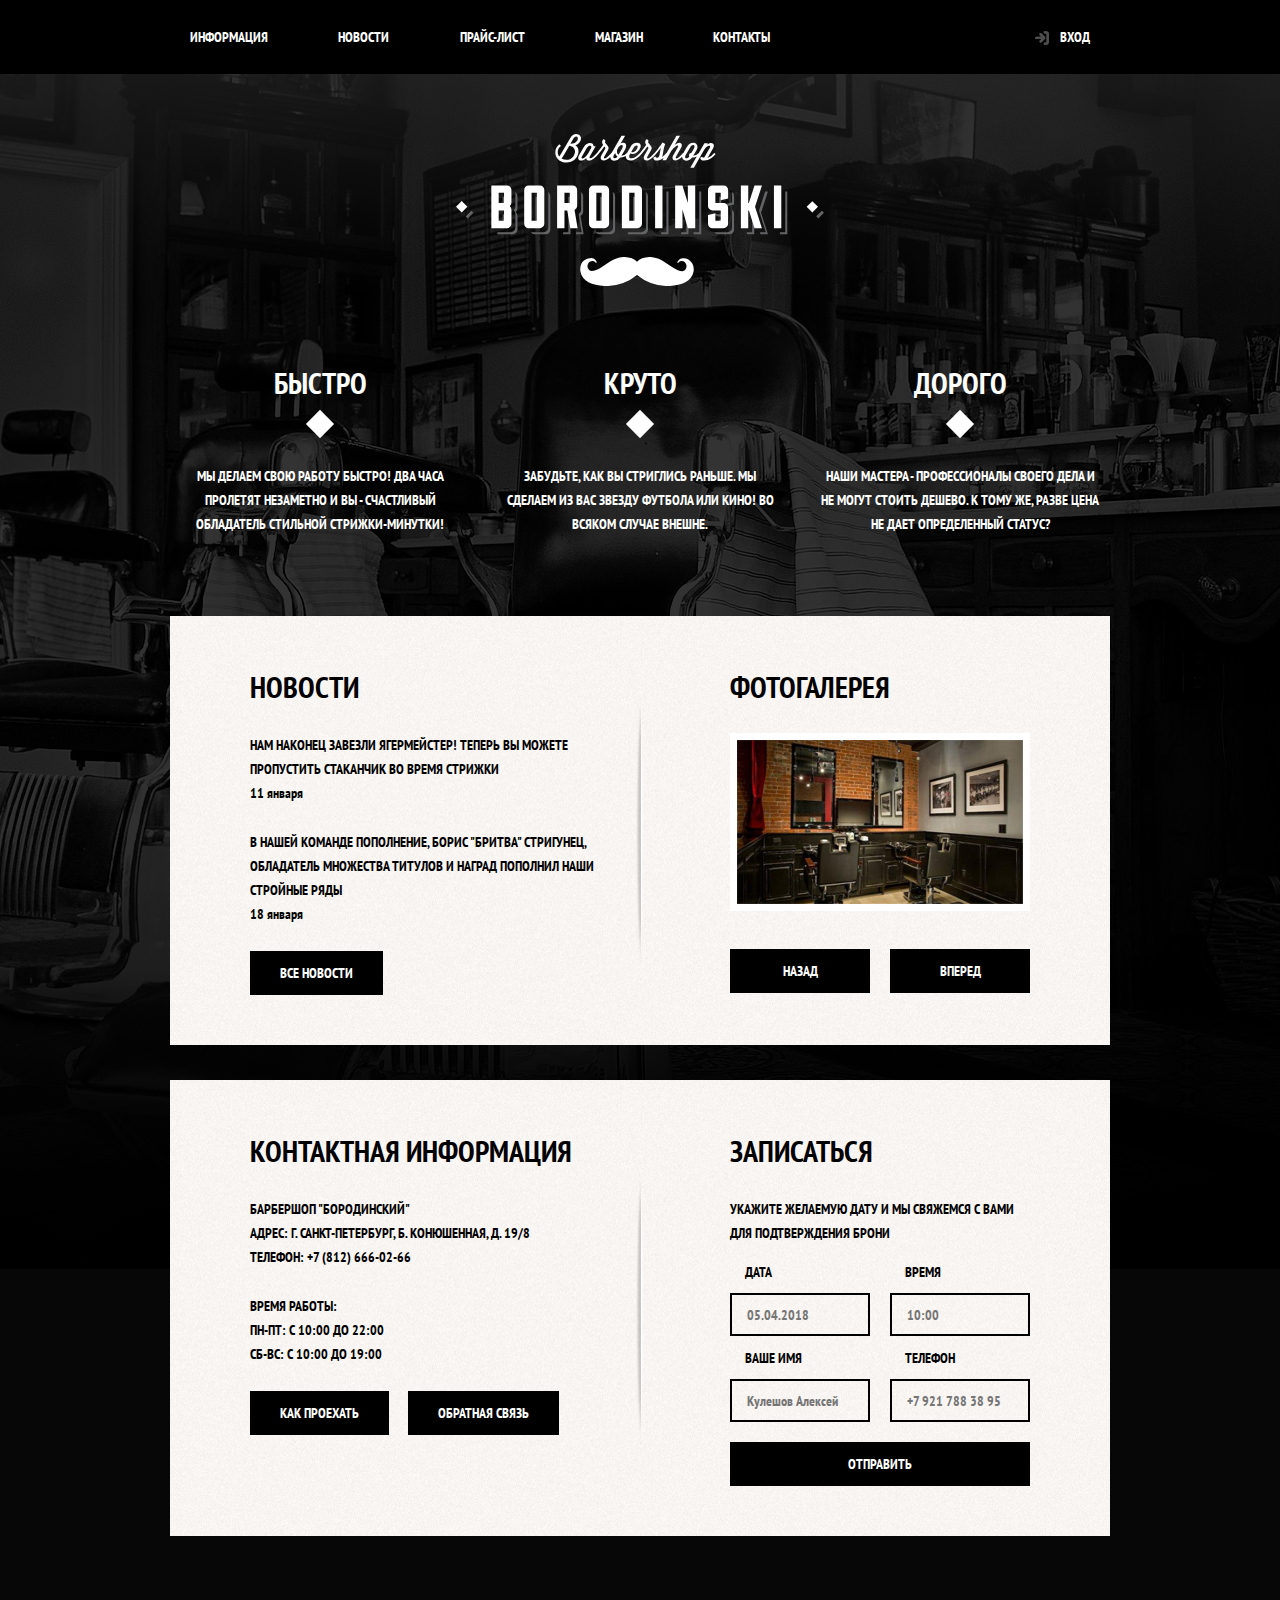
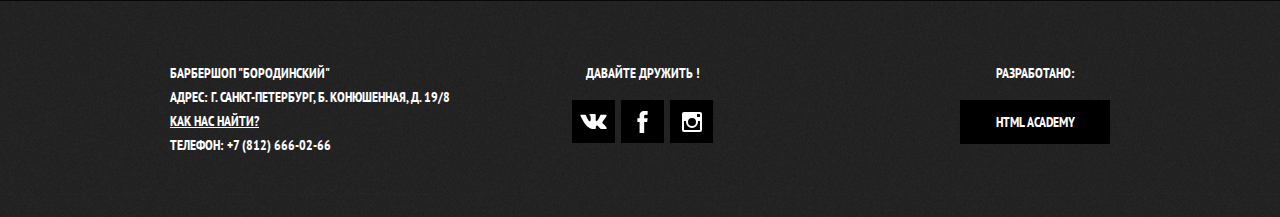
<file: index.html>
<!DOCTYPE html>
<html lang="ru">
  <head>
    <meta charset="utf-8">
    <title>Кулешов А.В.: Барбершоп</title>
    <link href="https://fonts.googleapis.com/css?family=PT+Sans+Narrow:400,700&amp;subset=cyrillic" rel="stylesheet">
    <link rel="stylesheet" href="css/normalize.css" >
    <link rel="stylesheet" href="css/style.min.css">
  </head>
  <body>
  	<header class="main-header">
  		<nav class="main-navigation">
        <a class="main-header-logo">
          <img src="img/index-logo.svg" width="368" height="204" alt="Логотип барбершопа Бородинский">
        </a>
        <div class="main-navigation-wrapper">
          <div class="container">
            <ul class="site-navigation">
  			     <li><a href="info.html">Информация</a></li>
  			     <li><a href="news.html">Новости</a></li>
  			     <li><a href="item-price.html">Прайс-лист</a></li>
  			     <li><a href="catalog.html">Магазин</a></li>
  			     <li><a href="contacts.html">Контакты</a></li>
  		      </ul>
  		      <ul class="user-navigation">
  				    <li>
                <a class="login-link" href="login.html">Вход</a>
              </li>
  			    </ul>
          </div>
        </div>
      </nav>
  	</header>
    <main class="container">
      <h1 class="visually-hidden">Барбершоп "Бородинский"</h1>
      <section class="features">
        <h1 class="visually-hidden">Преимущества</h1>
        <ul class="features-list">
          <li class="feature-item">
            <h3>Быстро</h3>
            <p>Мы делаем свою работу быстро! Два часа пролетят незаметно и вы - счастливый обладатель
             стильной стрижки-минутки!</p>
          </li>
          <li class="feature-item">
            <h3>Круто</h3>
            <p>Забудьте, как вы стриглись раньше. Мы сделаем из вас звезду футбола или кино!
            Во всяком случае внешне.</p>
          </li>
          <li class="feature-item">
            <h3>Дорого</h3>
            <p>Наши мастера - профессионалы своего дела и не могут стоить дешево. К тому же, разве цена не дает определенный статус?</p>
          </li>
        </ul>
      </section>
      <div class="index-columns">
        <section class="news">
          <h2>Новости</h2>
          <ul class="news-list">
            <li class="news-item">
              <p>Нам наконец завезли Ягермейстер! Теперь вы можете пропустить стаканчик во время стрижки</p>
              <time datetime="2018-01-11">11 января</time>
            </li>
            <li class="news-item">
              <p>В нашей команде пополнение, Борис "Бритва" Стригунец, обладатель множества титулов и наград пополнил наши стройные ряды</p>
              <time datetime="2016-01-18">18 января</time>
            </li>
          </ul>
          <a class="button" href="news.html">Все новости</a>
        </section>
        <section class="gallery">
          <h2>Фотогалерея</h2>
          <div class="gallery-container">
            <figure class="gallery-content">
              <a href="#"><img src="img/studio.jpg" width="286" height="164" alt="Интерьер"></a>
            </figure>
            <button class="button gallery-button gallery-button-back">Назад</button>
            <button class="button gallery-button gallery-button-next">Вперед</button>
          </div>
        </section>
      </div>
      <div class="index-columns"> 
        <section class="contacts">
          <h2>Контактная информация</h2>
          <p>
            Барбершоп "Бородинский"<br>
            Адрес: г. Санкт-Петербург, Б. Конюшенная, д. 19/8<br>
            Телефон: +7 (812) 666-02-66
          </p>
          <p>
            Время работы:<br>
            пн-пт: с 10:00 до 22:00<br>
            сб-вс: с 10:00 до 19:00
          </p>
          <a class="button contacts-button-map" href="map.html">Как проехать</a>
          <a class="button" href="contacts.html">Обратная связь</a>
        </section>
        <section class="appointment">
          <h2>Записаться</h2>
          <p class="appointment-info">Укажите желаемую дату и мы свяжемся с вами для подтверждения брони</p>
          <form class="appointment-form" action="http://echo.htmlacademy.ru" method="post">
            <p class="appointment-item">
              <label for="appointment-date">Дата</label>
              <input id="appointment-date" type="text" name="date" value="" placeholder="05.04.2018">
            </p>
            <p class="appointment-item">
              <label for="appointment-time">Время</label>
              <input id="appointment-time" type="text" name="time" value="" placeholder="10:00">
            </p>
            <p class="appointment-item">
              <label for="appointment-name">Ваше имя</label>
              <input id="appointment-name" type="text" name="name" value="" placeholder="Кулешов Алексей">
            </p>
            <p class="appointment-item">
              <label for="appointment-phone">Телефон</label>
              <input id="appointment-phone" type="tel" name="phone" value="" placeholder="+7 921 788 38 95">
            </p>
            <button class="button" type="submit">Отправить</button>
          </form>
        </section>
      </div>
    </main>
    <footer class="main-footer">
      <div class="container">
        <p class="footer-contacts">
          Барбершоп "Бородинский"<br>
          Адрес: г. Санкт-Петербург, Б. Конюшенная, д. 19/8<br>
          <a href="map.html">Как нас найти?</a><br>
          Телефон: +7 (812) 666-02-66
        </p>
        <div class="footer-social">
          <b>Давайте дружить !</b>
          <ul>
            <li><a class="social-button" href="https://vk.com/kuleshovaleksei"><span class="visually-hidden">Вконтакте</span><svg xmlns="http://www.w3.org/2000/svg" width="27" height="15" viewBox="0 0 26.14 14.91"><path d="M26 13.47l-.09-.17a13.55 13.55 0 0 0-2.6-3q-.87-.83-1.1-1.12A1 1 0 0 1 22 8a10.27 10.27 0 0 1 1.22-1.78l.88-1.16q2.35-3.13 2-4L26 .94a.8.8 0 0 0-.4-.22 2.14 2.14 0 0 0-.87 0h-3.92a.51.51 0 0 0-.27 0h-.3a.6.6 0 0 0-.15.14.93.93 0 0 0-.14.24 22.22 22.22 0 0 1-1.46 3.06q-.5.84-.93 1.46a7 7 0 0 1-.71.91 4.94 4.94 0 0 1-.52.47q-.23.18-.35.15l-.23-.05a.9.9 0 0 1-.31-.33 1.49 1.49 0 0 1-.16-.53V1.6a3.14 3.14 0 0 0 0-.62 2.12 2.12 0 0 0-.14-.44.73.73 0 0 0-.28-.33 1.57 1.57 0 0 0-.46-.18A9 9 0 0 0 12.57 0a8.93 8.93 0 0 0-3.25.33 1.83 1.83 0 0 0-.52.41q-.25.3-.07.33a1.67 1.67 0 0 1 1.16.59l.08.16a2.6 2.6 0 0 1 .19.63 6.32 6.32 0 0 1 .12 1 10.59 10.59 0 0 1 0 1.7q-.07.71-.13 1.1a2.21 2.21 0 0 1-.18.64 2.69 2.69 0 0 1-.16.3l-.07.07a1 1 0 0 1-.37.07.86.86 0 0 1-.46-.19 3.27 3.27 0 0 1-.56-.52 7 7 0 0 1-.66-.93q-.37-.6-.76-1.42l-.22-.39q-.2-.38-.56-1.11t-.62-1.43A.9.9 0 0 0 5.2.9h-.07a.93.93 0 0 0-.22-.16A1.44 1.44 0 0 0 4.6.65L.87.68A1 1 0 0 0 .1.94L0 1a.44.44 0 0 0 0 .22 1.08 1.08 0 0 0 .08.37Q.9 3.53 1.86 5.31t1.66 2.87Q4.23 9.27 5 10.24t1 1.24l.37.41.34.33a8.06 8.06 0 0 0 1 .78 16.34 16.34 0 0 0 1.4.9 7.6 7.6 0 0 0 1.79.72 6.19 6.19 0 0 0 2 .22h1.57a1.08 1.08 0 0 0 .72-.3l.05-.07a.9.9 0 0 0 .1-.25 1.38 1.38 0 0 0 0-.37 4.48 4.48 0 0 1 .09-1.05 2.77 2.77 0 0 1 .23-.71 1.74 1.74 0 0 1 .29-.4 1.19 1.19 0 0 1 .23-.2h.11a.86.86 0 0 1 .77.21 4.52 4.52 0 0 1 .83.79q.39.47.93 1.05a6.41 6.41 0 0 0 1 .87l.27.16a3.31 3.31 0 0 0 .71.3 1.53 1.53 0 0 0 .76.07l3.48-.05a1.58 1.58 0 0 0 .8-.17.68.68 0 0 0 .34-.37 1.06 1.06 0 0 0 0-.46 1.71 1.71 0 0 0-.1-.36z" fill="#fff"/></svg></a></li>
            <li><a class="social-button" href="#"><span class="visually-hidden">Фейсбук</span><svg xmlns="http://www.w3.org/2000/svg" width="19" height="22" viewBox="0 0 10.15 21.74"><path d="M3.34 1.12A4.77 4.77 0 0 1 6.53 0h3.61v3.81H7.81a1.07 1.07 0 0 0-1.09.83v2.55h3.42c-.08 1.23-.24 2.45-.41 3.67h-3v10.87H2.21V10.86H0V7.21h2.19V3.66a3.83 3.83 0 0 1 1.15-2.54z" fill="#fff"/></svg></a></li>
            <li><a class="social-button" href="https://www.instagram.com/kuleshovaleksei777/"><span class="visually-hidden">Инстаграм</span><svg xmlns="http://www.w3.org/2000/svg" width="20" height="20" viewBox="0 0 20 20"><path d="M18 0H2a2 2 0 0 0-2 2v16a2 2 0 0 0 2 2h16a2 2 0 0 0 2-2V2a2 2 0 0 0-2-2zm-8 6a4 4 0 1 1-4 4 4 4 0 0 1 4-4zM2.5 18a.47.47 0 0 1-.5-.5V9h2.1a3.4 3.4 0 0 0-.1 1 6 6 0 1 0 12 0 3.4 3.4 0 0 0-.1-1H18v8.5a.47.47 0 0 1-.5.5zM18 4.5a.47.47 0 0 1-.5.5h-2a.47.47 0 0 1-.5-.5v-2a.47.47 0 0 1 .5-.5h2a.47.47 0 0 1 .5.5z" fill="#fff"/></svg></a></li>
          </ul>
        </div>
        <p class="footer-copyright">
          <b>Разработано:</b>
          <a class="button" href="https://htmlacademy.ru">HTML Academy</a>
        </p>
      </div>
    </footer>

    <section class="modal modal-login">
      <h2>Личный кабинет</h2>
      <p class="modal-description">Введите свой логин и пароль</p>
      <form class="login-form" action="http://echo.htmlacademy.ru" method="post">
        <p>
          <label class="visually-hidden" for="user-login">Логин</label>
          <input class="login-icon-user" id="user-login" type="text" name="login" placeholder="Логин" value="">
        </p>
        <p>
          <label class="visually-hidden" for="user-password">Пароль</label>
          <input class="login-icon-password" id="user-password" type="password" name="password" placeholder="Пароль" value="">
        </p>
        <p class="login-help">
          <label class="login-checkbox">
          <input class="visually-hidden" type="checkbox" name="remember">
          <span class="checkbox-indicator"></span>
          Запомните меня
          </label>
          <a class="restore" href="#">Я забыл пароль!</a>
        </p>
        <button class="button" type="submit">Войти</button>
      </form>
      <button class="modal-close" type="button">Закрыть</button>
    </section>

    <section class="modal modal-map">
      <h2 class="visually-hidden">Как до нас добраться</h2>
      <iframe src="https://www.google.com/maps/embed?pb=!1m18!1m12!1m3!1d1998.6037999040354!2d30.322010416394033!3d59.938716271971415!2m3!1f0!2f0!3f0!3m2!1i1024!2i768!4f13.1!3m3!1m2!1s0x4696310fca5ba729%3A0xea9c53d4493c879f!2sBolshaya+Konyushennaya+ul.%2C+19%2C+Sankt-Peterburg%2C+Russia%2C+191186!5e0!3m2!1sen!2s!4v1441888483426" width="766" height="560" allowfullscreen></iframe>
      <p>
        <img src="img/map.jpg" width="780" height="560" alt="Нахожусь по адресу ул. Белинского д. 11 офис сам найдешь !">
      </p>
      <button class="modal-close">Закрыть</button>
    </section>

    <div class="modal modal-overlay"></div>
    <script src="js/popup.min.js"></script>
    <script src="js/map.min.js"></script>
  </body>
</html>
</file>
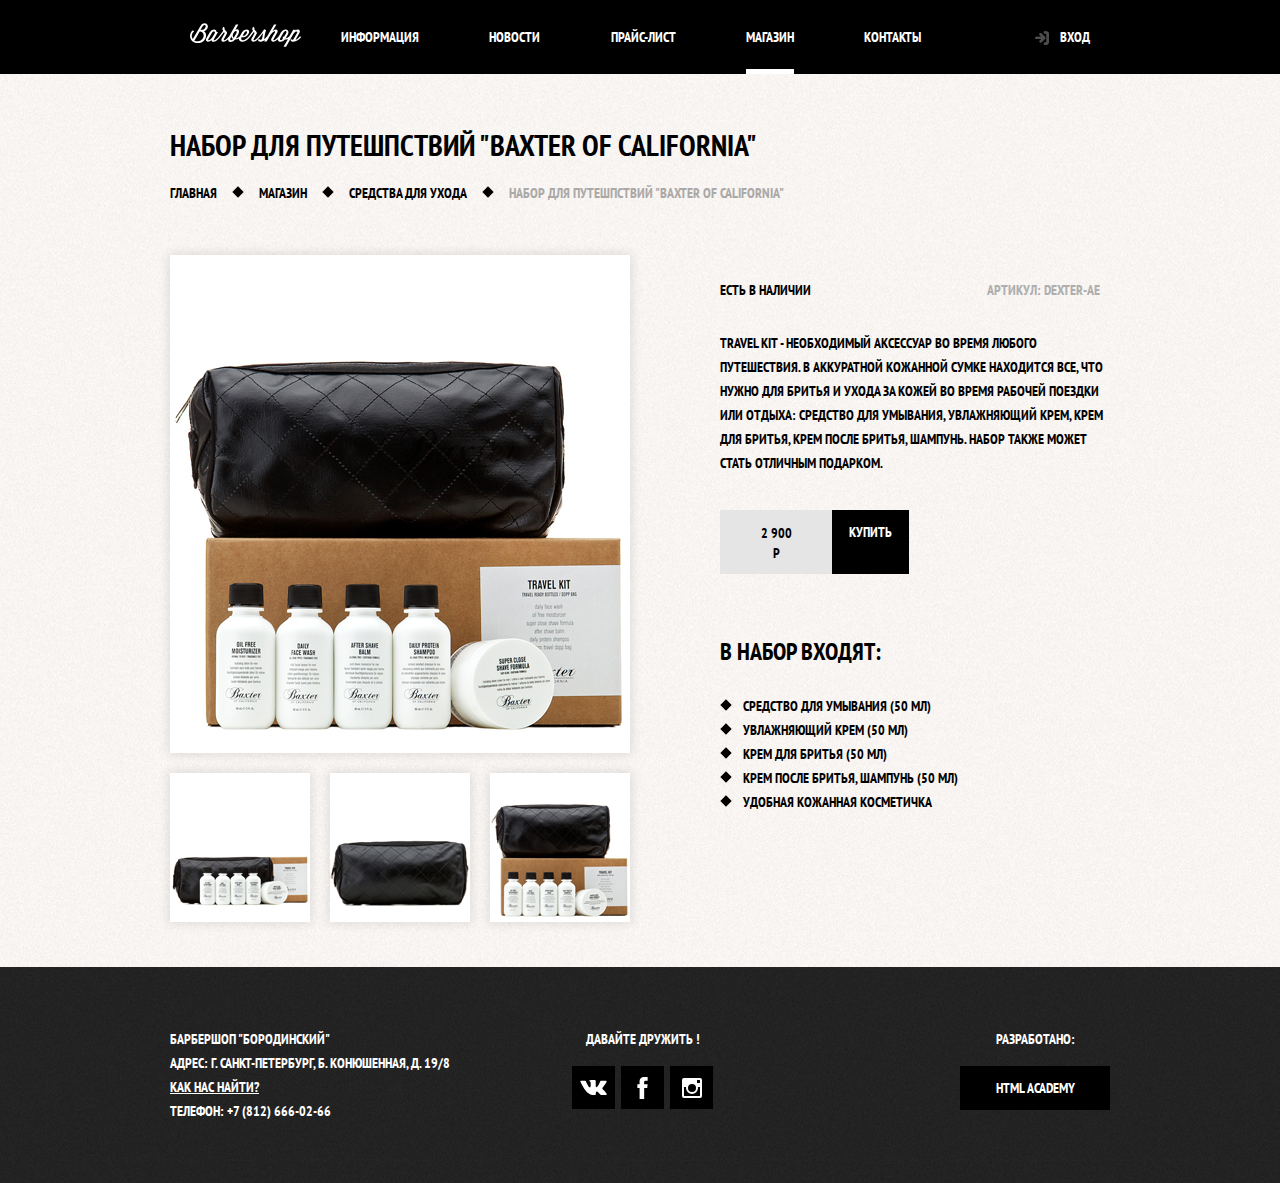
<file: catalog-item.html>
<!DOCTYPE html>
<html lang="ru">
  <head>
    <meta charset="utf-8">
    <title>Кулешов А.В.: Барбершоп</title>
    <link href="https://fonts.googleapis.com/css?family=PT+Sans+Narrow:400,700&amp;subset=cyrillic" rel="stylesheet">
    <link rel="stylesheet" href="css/normalize.css" >
    <link rel="stylesheet" href="css/style.min.css">
  </head>
  <body class="inner-page">
  	<header class="main-header">
  		<nav class="main-navigation container">
  			<a class="main-header-logo" href="index.html" >
  				<img src="img/logo.svg" width="111" height="24" alt="Логотип барбершопа Бородинский">
  			</a>
  		  <ul class="site-navigation">
  			   <li><a href="info.html">Информация</a></li>
  			   <li><a href="news.html">Новости</a></li>
  			   <li><a href="item-price.html">Прайс-лист</a></li>
  			   <li class="site-navigation-current"><a href="catalog.html">Магазин</a></li>
  			   <li><a href="contacts.html">Контакты</a></li>
  		  </ul>
  		  <ul class="user-navigation">
  				<li>
            <a class="login-link" href="login.html">Вход</a>    
          </li>
  			</ul>
      </nav>
  	</header>
    <main class="container">
      <h1 class="page-title">Набор для путешпствий "Baxter of California"</h1>
      <ul class="breadcrumbs">
        <li><a href="index.html">Главная</a></li>
        <li><a href="catalog.html">Магазин</a></li>
        <li><a href="#">Средства для ухода</a></li>
        <li class="breadcrumbs-current">Набор для путешпствий "Baxter of California"</li>
      </ul>
      <div class="catalog-columns">
        <section class="product-photos">
          <h2 class="visually-hidden">Изображение товара</h2>
          <p class="product-photo-full">
            <img src="img/product-big.jpg" width="460" height="498" alt="Фото всего набора">
          </p>
          <ul class="product-photo-preview">
            <li><img src="img/product-small-1.jpg" width="140" height="149" alt="Фото в анфас"></li>
            <li><img src="img/product-small-2.jpg" width="140" height="149" alt="Фото в профиль"></li>
            <li><img src="img/product-small-3.jpg" width="140" height="149" alt="Фото отдельной части"></li>
          </ul>
        </section>
        <section class="product-info">
          <h2 class="visually-hidden">Описание товара</h2>
          <div class="product-description">
            <p class="product-availability">Есть в наличии</p>
            <p class="product-article">Артикул: dexter-ae</p>
          </div>
          <p class="product-text">Travel Kit - необходимый аксессуар во время любого путешествия. В аккуратной кожанной сумке находится все, что нужно для бритья и ухода за кожей во время рабочей поездки или отдыха: средство для умывания, увлажняющий крем, крем для бритья, крем после бритья, шампунь. Набор также может стать отличным подарком.</p>
          <p class="product-price">
            <b>2 900 P</b>
            <a class="button" href="#">Купить</a>
          </p>
          <h3>В набор входят:</h3>
          <ul>
            <li>Средство для умывания (50 мл)</li>
            <li>Увлажняющий крем (50 мл)</li>
            <li>Крем для бритья (50 мл)</li>
            <li>Крем после бритья, шампунь (50 мл)</li>
            <li>Удобная кожанная косметичка</li>
          </ul>
        </section>
      </div>
    </main>
    <footer class="main-footer">
      <div class="container">
        <p class="footer-contacts">
          Барбершоп "Бородинский"<br>
          Адрес: г. Санкт-Петербург, Б. Конюшенная, д. 19/8<br>
          <a href="map.html">Как нас найти?</a><br>
          Телефон: +7 (812) 666-02-66
        </p>
        <div class="footer-social">
          <b>Давайте дружить !</b>
          <ul>
            <li><a class="social-button" href="https://vk.com/kuleshovaleksei"><span class="visually-hidden">Вконтакте</span><svg xmlns="http://www.w3.org/2000/svg" width="27" height="15" viewBox="0 0 26.14 14.91"><path d="M26 13.47l-.09-.17a13.55 13.55 0 0 0-2.6-3q-.87-.83-1.1-1.12A1 1 0 0 1 22 8a10.27 10.27 0 0 1 1.22-1.78l.88-1.16q2.35-3.13 2-4L26 .94a.8.8 0 0 0-.4-.22 2.14 2.14 0 0 0-.87 0h-3.92a.51.51 0 0 0-.27 0h-.3a.6.6 0 0 0-.15.14.93.93 0 0 0-.14.24 22.22 22.22 0 0 1-1.46 3.06q-.5.84-.93 1.46a7 7 0 0 1-.71.91 4.94 4.94 0 0 1-.52.47q-.23.18-.35.15l-.23-.05a.9.9 0 0 1-.31-.33 1.49 1.49 0 0 1-.16-.53V1.6a3.14 3.14 0 0 0 0-.62 2.12 2.12 0 0 0-.14-.44.73.73 0 0 0-.28-.33 1.57 1.57 0 0 0-.46-.18A9 9 0 0 0 12.57 0a8.93 8.93 0 0 0-3.25.33 1.83 1.83 0 0 0-.52.41q-.25.3-.07.33a1.67 1.67 0 0 1 1.16.59l.08.16a2.6 2.6 0 0 1 .19.63 6.32 6.32 0 0 1 .12 1 10.59 10.59 0 0 1 0 1.7q-.07.71-.13 1.1a2.21 2.21 0 0 1-.18.64 2.69 2.69 0 0 1-.16.3l-.07.07a1 1 0 0 1-.37.07.86.86 0 0 1-.46-.19 3.27 3.27 0 0 1-.56-.52 7 7 0 0 1-.66-.93q-.37-.6-.76-1.42l-.22-.39q-.2-.38-.56-1.11t-.62-1.43A.9.9 0 0 0 5.2.9h-.07a.93.93 0 0 0-.22-.16A1.44 1.44 0 0 0 4.6.65L.87.68A1 1 0 0 0 .1.94L0 1a.44.44 0 0 0 0 .22 1.08 1.08 0 0 0 .08.37Q.9 3.53 1.86 5.31t1.66 2.87Q4.23 9.27 5 10.24t1 1.24l.37.41.34.33a8.06 8.06 0 0 0 1 .78 16.34 16.34 0 0 0 1.4.9 7.6 7.6 0 0 0 1.79.72 6.19 6.19 0 0 0 2 .22h1.57a1.08 1.08 0 0 0 .72-.3l.05-.07a.9.9 0 0 0 .1-.25 1.38 1.38 0 0 0 0-.37 4.48 4.48 0 0 1 .09-1.05 2.77 2.77 0 0 1 .23-.71 1.74 1.74 0 0 1 .29-.4 1.19 1.19 0 0 1 .23-.2h.11a.86.86 0 0 1 .77.21 4.52 4.52 0 0 1 .83.79q.39.47.93 1.05a6.41 6.41 0 0 0 1 .87l.27.16a3.31 3.31 0 0 0 .71.3 1.53 1.53 0 0 0 .76.07l3.48-.05a1.58 1.58 0 0 0 .8-.17.68.68 0 0 0 .34-.37 1.06 1.06 0 0 0 0-.46 1.71 1.71 0 0 0-.1-.36z" fill="#fff"/></svg></a></li>
            <li><a class="social-button" href="#"><span class="visually-hidden">Фейсбук</span><svg xmlns="http://www.w3.org/2000/svg" width="19" height="22" viewBox="0 0 10.15 21.74"><path d="M3.34 1.12A4.77 4.77 0 0 1 6.53 0h3.61v3.81H7.81a1.07 1.07 0 0 0-1.09.83v2.55h3.42c-.08 1.23-.24 2.45-.41 3.67h-3v10.87H2.21V10.86H0V7.21h2.19V3.66a3.83 3.83 0 0 1 1.15-2.54z" fill="#fff"/></svg></a></li>
            <li><a class="social-button" href="https://www.instagram.com/kuleshovaleksei777/"><span class="visually-hidden">Инстаграм</span><svg xmlns="http://www.w3.org/2000/svg" width="20" height="20" viewBox="0 0 20 20"><path d="M18 0H2a2 2 0 0 0-2 2v16a2 2 0 0 0 2 2h16a2 2 0 0 0 2-2V2a2 2 0 0 0-2-2zm-8 6a4 4 0 1 1-4 4 4 4 0 0 1 4-4zM2.5 18a.47.47 0 0 1-.5-.5V9h2.1a3.4 3.4 0 0 0-.1 1 6 6 0 1 0 12 0 3.4 3.4 0 0 0-.1-1H18v8.5a.47.47 0 0 1-.5.5zM18 4.5a.47.47 0 0 1-.5.5h-2a.47.47 0 0 1-.5-.5v-2a.47.47 0 0 1 .5-.5h2a.47.47 0 0 1 .5.5z" fill="#fff"/></svg></a></li>
          </ul>
        </div>
        <p class="footer-copyright">
          <b>Разработано:</b>
          <a class="button" href="https://htmlacademy.ru">HTML Academy</a>
        </p>
      </div>
    </footer>

    <section class="modal modal-login">
      <h2>Личный кабинет</h2>
      <p class="modal-description">Введите свой логин и пароль</p>
      <form class="login-form" action="http://echo.htmlacademy.ru" method="post">
        <p>
          <label class="visually-hidden" for="user-login">Логин</label>
          <input class="login-icon-user" id="user-login" type="text" name="login" placeholder="Логин">
        </p>
        <p>
          <label class="visually-hidden" for="user-password">Пароль</label>
          <input class="login-icon-password" id="user-password" type="password" name="password" placeholder="Пароль">
        </p>
        <p class="login-help">
          <label class="login-checkbox">
          <input class="visually-hidden" type="checkbox" name="remember">
          <span class="checkbox-indicator"></span>
          Запомните меня
          </label>
          <a class="restore" href="#">Я забыл пароль!</a>
        </p>
        <button class="button" type="submit">Войти</button>
      </form>
      <button class="modal-close" type="button">Закрыть</button>
    </section>  

    <div class="modal modal-overlay"></div>
    <script src="js/popup.min.js"></script>
    <script src="js/map.min.js"></script>
  </body>
</html>
</file>
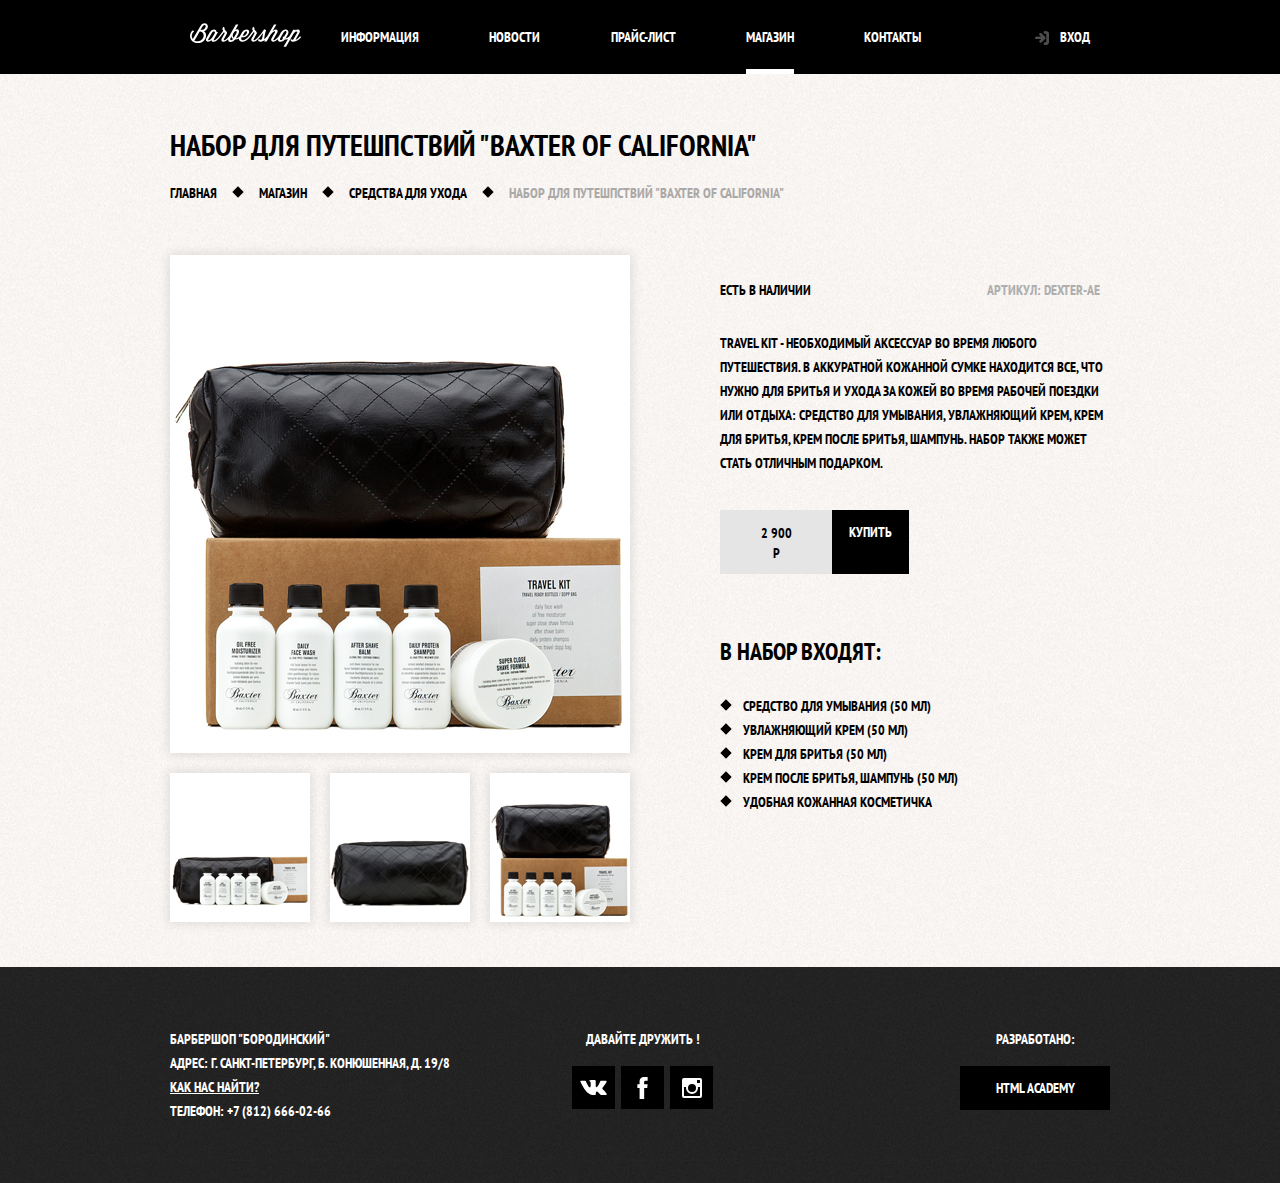
<file: catalog-item.min.html>
<!DOCTYPE html><html lang="ru"><head><meta charset="utf-8"><title>Кулешов А.В.: Барбершоп</title><link href="https://fonts.googleapis.com/css?family=PT+Sans+Narrow:400,700&amp;subset=cyrillic" rel="stylesheet"><link rel="stylesheet" href="css/normalize.css"><link rel="stylesheet" href="css/style.min.css"></head><body class="inner-page"><header class="main-header"><nav class="main-navigation container"><a class="main-header-logo" href="index.html"><img src="img/logo.svg" width="111" height="24" alt="Логотип барбершопа Бородинский"></a><ul class="site-navigation"><li><a href="info.html">Информация</a></li><li><a href="news.html">Новости</a></li><li><a href="item-price.html">Прайс-лист</a></li><li class="site-navigation-current"><a href="catalog.html">Магазин</a></li><li><a href="contacts.html">Контакты</a></li></ul><ul class="user-navigation"><li><a class="login-link" href="login.html">Вход</a></li></ul></nav></header><main class="container"><h1 class="page-title">Набор для путешпствий "Baxter of California"</h1><ul class="breadcrumbs"><li><a href="index.html">Главная</a></li><li><a href="catalog.html">Магазин</a></li><li><a href="#">Средства для ухода</a></li><li class="breadcrumbs-current">Набор для путешпствий "Baxter of California"</li></ul><div class="catalog-columns"><section class="product-photos"><h2 class="visually-hidden">Изображение товара</h2><p class="product-photo-full"><img src="img/product-big.jpg" width="460" height="498" alt="Фото всего набора"></p><ul class="product-photo-preview"><li><img src="img/product-small-1.jpg" width="140" height="149" alt="Фото в анфас"></li><li><img src="img/product-small-2.jpg" width="140" height="149" alt="Фото в профиль"></li><li><img src="img/product-small-3.jpg" width="140" height="149" alt="Фото отдельной части"></li></ul></section><section class="product-info"><h2 class="visually-hidden">Описание товара</h2><div class="product-description"><p class="product-availability">Есть в наличии</p><p class="product-article">Артикул: dexter-ae</p></div><p class="product-text">Travel Kit - необходимый аксессуар во время любого путешествия. В аккуратной кожанной сумке находится все, что нужно для бритья и ухода за кожей во время рабочей поездки или отдыха: средство для умывания, увлажняющий крем, крем для бритья, крем после бритья, шампунь. Набор также может стать отличным подарком.</p><p class="product-price"><b>2 900 P</b> <a class="button" href="#">Купить</a></p><h3>В набор входят:</h3><ul><li>Средство для умывания (50 мл)</li><li>Увлажняющий крем (50 мл)</li><li>Крем для бритья (50 мл)</li><li>Крем после бритья, шампунь (50 мл)</li><li>Удобная кожанная косметичка</li></ul></section></div></main><footer class="main-footer"><div class="container"><p class="footer-contacts">Барбершоп "Бородинский"<br>Адрес: г. Санкт-Петербург, Б. Конюшенная, д. 19/8<br><a href="map.html">Как нас найти?</a><br>Телефон: +7 (812) 666-02-66</p><div class="footer-social"><b>Давайте дружить !</b><ul><li><a class="social-button" href="https://vk.com/kuleshovaleksei"><span class="visually-hidden">Вконтакте</span><svg xmlns="http://www.w3.org/2000/svg" width="27" height="15" viewBox="0 0 26.14 14.91"><path d="M26 13.47l-.09-.17a13.55 13.55 0 0 0-2.6-3q-.87-.83-1.1-1.12A1 1 0 0 1 22 8a10.27 10.27 0 0 1 1.22-1.78l.88-1.16q2.35-3.13 2-4L26 .94a.8.8 0 0 0-.4-.22 2.14 2.14 0 0 0-.87 0h-3.92a.51.51 0 0 0-.27 0h-.3a.6.6 0 0 0-.15.14.93.93 0 0 0-.14.24 22.22 22.22 0 0 1-1.46 3.06q-.5.84-.93 1.46a7 7 0 0 1-.71.91 4.94 4.94 0 0 1-.52.47q-.23.18-.35.15l-.23-.05a.9.9 0 0 1-.31-.33 1.49 1.49 0 0 1-.16-.53V1.6a3.14 3.14 0 0 0 0-.62 2.12 2.12 0 0 0-.14-.44.73.73 0 0 0-.28-.33 1.57 1.57 0 0 0-.46-.18A9 9 0 0 0 12.57 0a8.93 8.93 0 0 0-3.25.33 1.83 1.83 0 0 0-.52.41q-.25.3-.07.33a1.67 1.67 0 0 1 1.16.59l.08.16a2.6 2.6 0 0 1 .19.63 6.32 6.32 0 0 1 .12 1 10.59 10.59 0 0 1 0 1.7q-.07.71-.13 1.1a2.21 2.21 0 0 1-.18.64 2.69 2.69 0 0 1-.16.3l-.07.07a1 1 0 0 1-.37.07.86.86 0 0 1-.46-.19 3.27 3.27 0 0 1-.56-.52 7 7 0 0 1-.66-.93q-.37-.6-.76-1.42l-.22-.39q-.2-.38-.56-1.11t-.62-1.43A.9.9 0 0 0 5.2.9h-.07a.93.93 0 0 0-.22-.16A1.44 1.44 0 0 0 4.6.65L.87.68A1 1 0 0 0 .1.94L0 1a.44.44 0 0 0 0 .22 1.08 1.08 0 0 0 .08.37Q.9 3.53 1.86 5.31t1.66 2.87Q4.23 9.27 5 10.24t1 1.24l.37.41.34.33a8.06 8.06 0 0 0 1 .78 16.34 16.34 0 0 0 1.4.9 7.6 7.6 0 0 0 1.79.72 6.19 6.19 0 0 0 2 .22h1.57a1.08 1.08 0 0 0 .72-.3l.05-.07a.9.9 0 0 0 .1-.25 1.38 1.38 0 0 0 0-.37 4.48 4.48 0 0 1 .09-1.05 2.77 2.77 0 0 1 .23-.71 1.74 1.74 0 0 1 .29-.4 1.19 1.19 0 0 1 .23-.2h.11a.86.86 0 0 1 .77.21 4.52 4.52 0 0 1 .83.79q.39.47.93 1.05a6.41 6.41 0 0 0 1 .87l.27.16a3.31 3.31 0 0 0 .71.3 1.53 1.53 0 0 0 .76.07l3.48-.05a1.58 1.58 0 0 0 .8-.17.68.68 0 0 0 .34-.37 1.06 1.06 0 0 0 0-.46 1.71 1.71 0 0 0-.1-.36z" fill="#fff"/></svg></a></li><li><a class="social-button" href="#"><span class="visually-hidden">Фейсбук</span><svg xmlns="http://www.w3.org/2000/svg" width="19" height="22" viewBox="0 0 10.15 21.74"><path d="M3.34 1.12A4.77 4.77 0 0 1 6.53 0h3.61v3.81H7.81a1.07 1.07 0 0 0-1.09.83v2.55h3.42c-.08 1.23-.24 2.45-.41 3.67h-3v10.87H2.21V10.86H0V7.21h2.19V3.66a3.83 3.83 0 0 1 1.15-2.54z" fill="#fff"/></svg></a></li><li><a class="social-button" href="https://www.instagram.com/kuleshovaleksei777/"><span class="visually-hidden">Инстаграм</span><svg xmlns="http://www.w3.org/2000/svg" width="20" height="20" viewBox="0 0 20 20"><path d="M18 0H2a2 2 0 0 0-2 2v16a2 2 0 0 0 2 2h16a2 2 0 0 0 2-2V2a2 2 0 0 0-2-2zm-8 6a4 4 0 1 1-4 4 4 4 0 0 1 4-4zM2.5 18a.47.47 0 0 1-.5-.5V9h2.1a3.4 3.4 0 0 0-.1 1 6 6 0 1 0 12 0 3.4 3.4 0 0 0-.1-1H18v8.5a.47.47 0 0 1-.5.5zM18 4.5a.47.47 0 0 1-.5.5h-2a.47.47 0 0 1-.5-.5v-2a.47.47 0 0 1 .5-.5h2a.47.47 0 0 1 .5.5z" fill="#fff"/></svg></a></li></ul></div><p class="footer-copyright"><b>Разработано:</b> <a class="button" href="https://htmlacademy.ru">HTML Academy</a></p></div></footer><section class="modal modal-login"><h2>Личный кабинет</h2><p class="modal-description">Введите свой логин и пароль</p><form class="login-form" action="http://echo.htmlacademy.ru" method="post"><p><label class="visually-hidden" for="user-login">Логин</label> <input class="login-icon-user" id="user-login" type="text" name="login" placeholder="Логин"></p><p><label class="visually-hidden" for="user-password">Пароль</label> <input class="login-icon-password" id="user-password" type="password" name="password" placeholder="Пароль"></p><p class="login-help"><label class="login-checkbox"><input class="visually-hidden" type="checkbox" name="remember"> <span class="checkbox-indicator"></span> Запомните меня</label> <a class="restore" href="#">Я забыл пароль!</a></p><button class="button" type="submit">Войти</button></form><button class="modal-close" type="button">Закрыть</button></section><div class="modal modal-overlay"></div><script src="js/popup.min.js"></script><script src="js/map.min.js"></script></body></html>
</file>
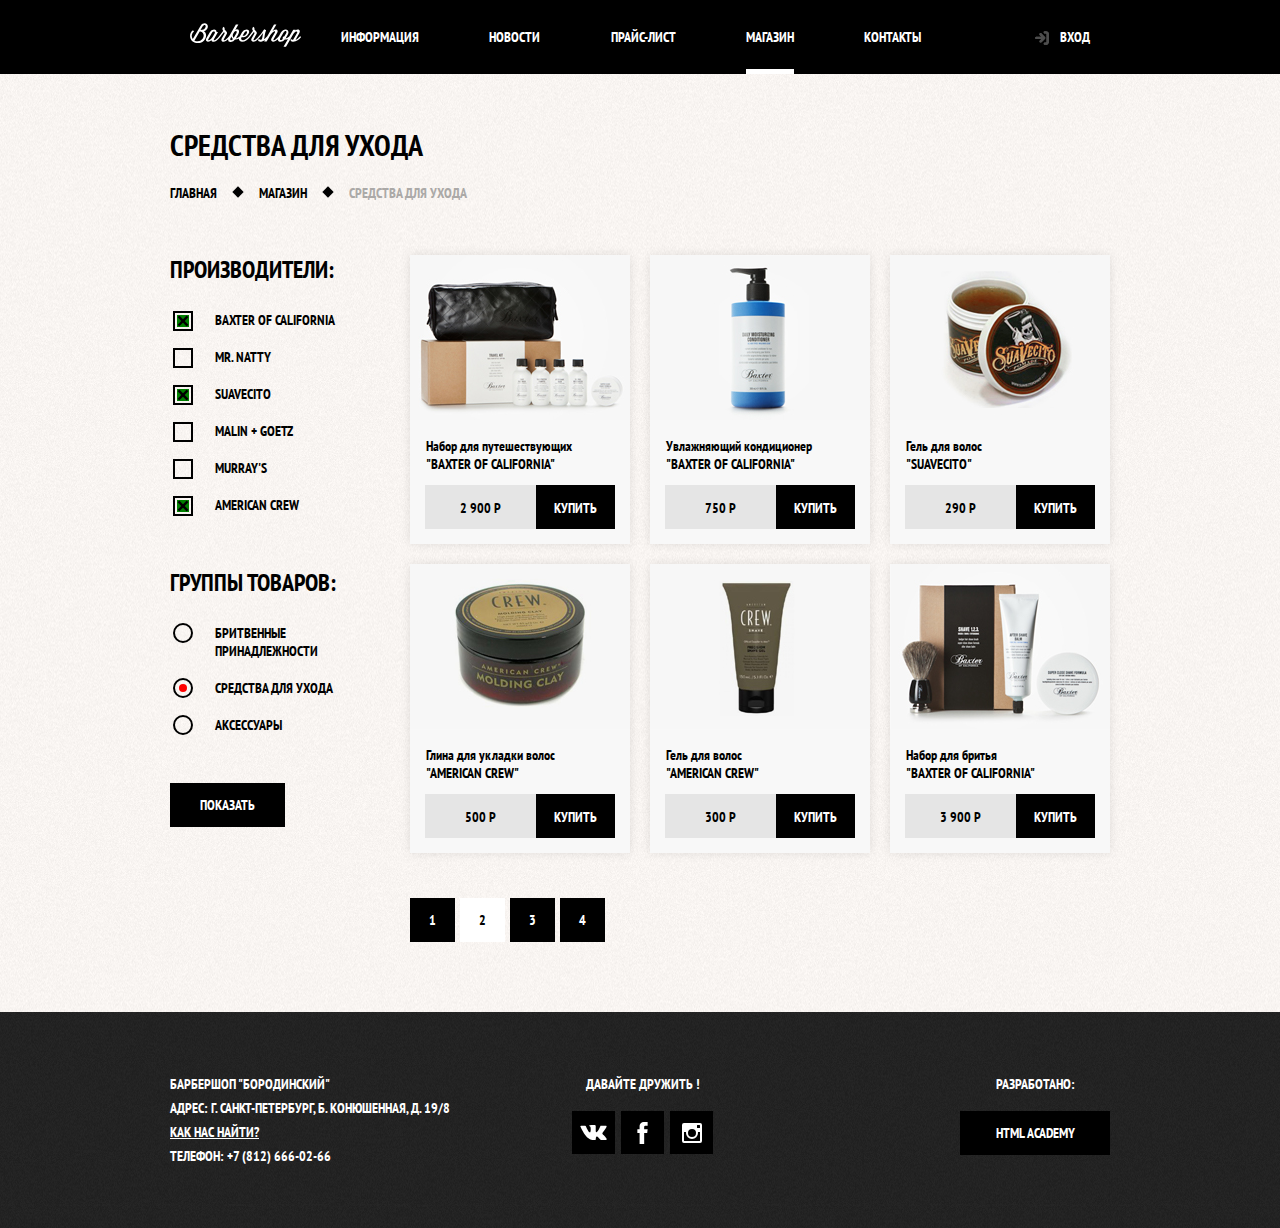
<file: catalog.html>
<!DOCTYPE html>
<html lang="ru">
  <head>
    <meta charset="utf-8">
    <title>Кулешов А.В.: Барбершоп</title>
    <link href="https://fonts.googleapis.com/css?family=PT+Sans+Narrow:400,700&amp;subset=cyrillic" rel="stylesheet">
    <link rel="stylesheet" href="css/normalize.css" >
    <link rel="stylesheet" href="css/style.min.css">
  </head>
  <body class="inner-page">
  	<header class="main-header">
      <nav class="main-navigation container">
        <a class="main-header-logo" href="index.html">
          <img src="img/logo.svg" width="111" height="24" alt="Логотип барбершопа Бородинский">
        </a>
        <ul class="site-navigation">
         <li><a href="info.html">Информация</a></li>
         <li><a href="news.html">Новости</a></li>
         <li><a href="item-price.html">Прайс-лист</a></li>
         <li class="site-navigation-current"><a>Магазин</a></li>
         <li><a href="contacts.html">Контакты</a></li>
        </ul>
        <ul class="user-navigation">
          <li>
            <a class="login-link" href="login.html">Вход</a>
          </li>
        </ul>
      </nav>
    </header>
    <main class="container">
      <h1 class="page-title">Средства для ухода</h1>
      <ul class="breadcrumbs">
        <li><a href="index.html">Главная</a></li>
        <li><a href="catalog.html">Магазин</a></li>
        <li class="breadcrumbs-current">Средства для ухода</li>
      </ul>
      <div class="catalog-columns">
        <section class="filters">
          <h2 class="visually-hidden">Фильтр товаров</h2>
          <form class="filter" action="http://echo.htmlacademy.ru" method="get">
            <fieldset>
              <legend>Производители:</legend>
              <ul>
                <li class="filter-option">
                  <input class="visually-hidden filter-input filter-input-checkbox" id="filter-baxter-of-california" type="checkbox" name="baxter-of-california" checked>
                  <label for="filter-baxter-of-california">Baxter of California</label>
                </li>
                <li class="filter-option">
                  <input class="visually-hidden filter-input filter-input-checkbox" id="filter-mr-natty" type="checkbox" name="mr-natty">
                  <label for="filter-mr-natty">Mr. Natty</label>
                </li>
                <li class="filter-option">
                  <input class="visually-hidden filter-input filter-input-checkbox" id="filter-suavecito" type="checkbox" name="suavecito" checked>
                  <label for="filter-suavecito">Suavecito</label>
                </li>
                <li class="filter-option">
                  <input class="visually-hidden filter-input filter-input-checkbox" id="filter-malin-goetz" type="checkbox" name="malin-goetz">
                  <label for="filter-malin-goetz">Malin + Goetz</label>
                </li>
                <li class="filter-option">
                  <input class="visually-hidden filter-input filter-input-checkbox" id="filter-murrays" type="checkbox" name="murrays">
                  <label for="filter-murrays">Murray's</label>
                </li>
                <li class="filter-option">
                 <input class="visually-hidden filter-input filter-input-checkbox" id="filter-american-crew" type="checkbox" name="american-crew" checked>
                  <label for="filter-american-crew">American Crew</label>
                </li>
              </ul>
            </fieldset>
            <fieldset>
              <legend>Группы товаров:</legend>
              <ul>
                <li class="filter-option">
                  <input class="visually-hidden filter-input filter-input-radio" id="filter-shave" type="radio" name="product-group" value="shaving">
                  <label for="filter-shave">Бритвенные принадлежности</label>
                </li>
                <li class="filter-option">
                 <input class="visually-hidden filter-input filter-input-radio" id="filter-care" type="radio" name="product-group" value="hair-care" checked>
                  <label for="filter-care">Средства для ухода</label>
                </li>
                <li class="filter-option">
                  <input class="visually-hidden filter-input filter-input-radio" id="filter-accessories" type="radio" name="product-group" value="accessories">
                  <label for="filter-accessories">Аксессуары</label>
                </li>
              </ul>
            </fieldset>
            <button class="filter-button button" type="submit">Показать</button>
          </form>
        </section>
        <section class="catalog">
          <h2 class="visually-hidden">Список средств для ухода</h2>
          <ul class="catalog-list">
          <!--  1 карта -->
            <li class="catalog-item">
              <a href="catalog-item.html">
                <h3>
                  <span class="catalog-category">Набор для путешествующих</span>
                  <span class="catalog-item-title">"Baxter of California"</span>
                </h3>
                <p class="catalog-item-image">
                  <img src="img/product-1.jpg" width="220" height="165" alt="Набор для путешествующих Baxter of California">
                </p>
              </a>
              <p class="catalog-item-price">
                <b>2 900 P</b>
                <a class="button" href="#">Купить</a>
              </p>
            </li>
          <!--  2 карта -->
            <li class="catalog-item">
              <a href="catalog-item.html">
                <h3>
                  <span class="catalog-category">Увлажняющий кондиционер</span>
                  <span class="catalog-item-title">"Baxter of California"</span>
                </h3>
                <p class="catalog-item-image">
                  <img src="img/product-2.jpg" width="220" height="165" alt="Увляжняющий кондиционер Baxter of California">
                </p>
              </a>
              <p class="catalog-item-price">
                <b>750 P</b>
                <a class="button" href="#">Купить</a>
              </p>
            </li>
          <!--  3 карта -->
            <li class="catalog-item">
              <a href="catalog-item.html">
                <h3>
                  <span class="catalog-category">Гель для волос</span>
                  <span class="catalog-item-title">"Suavecito"</span>
                </h3>
                <p class="catalog-item-image">
                  <img src="img/product-3.jpg" width="220" height="165" alt="Гель для волос Suavecito">
                </p>
              </a>
              <p class="catalog-item-price">
                <b>290 P</b>
                <a class="button" href="#">Купить</a>
              </p>
            </li>
          <!--  4 карта -->
            <li class="catalog-item">
              <a href="catalog-item.html">
                <h3>
                  <span class="catalog-category">Глина для укладки волос</span>
                  <span class="catalog-item-title">"American crew"</span>
                </h3>
                <p class="catalog-item-image">
                  <img src="img/product-4.jpg" width="220" height="165" alt="Глина для укладки волос American crew">
                </p>
              </a>
              <p class="catalog-item-price">
                <b>500 P</b>
                <a class="button" href="#">Купить</a>
              </p>
            </li>
          <!--  5 карта -->
            <li class="catalog-item">
              <a href="catalog-item.html">
                <h3>
                  <span class="catalog-category">Гель для волос</span>
                  <span class="catalog-item-title">"American crew"</span>
                </h3>
                <p class="catalog-item-image">
                 <img src="img/product-5.jpg" width="220" height="165" alt="Гель для волос American crew">
                </p>
              </a>
              <p class="catalog-item-price">
                <b>300 P</b>
                <a class="button" href="#">Купить</a>
              </p>
            </li>
          <!--  6 карта -->
            <li class="catalog-item">
              <a href="catalog-item.html">
                <h3>
                  <span class="catalog-category">Набор для бритья</span>
                  <span class="catalog-item-title">"Baxter of California"</span>
                </h3>
                <p class="catalog-item-image">
                  <img src="img/product-6.jpg" width="220" height="165" alt="Набор для бритья Baxter of California">
                </p>
              </a>
              <p class="catalog-item-price">
                <b>3 900 P</b>
                <a class="button" href="#">Купить</a>
              </p>
            </li>
          </ul>
          <ul class="pagination-list">
            <li class="pagination-item"><a href="#">1</a></li>
            <li class="pagination-item pagination-item-current"><a>2</a></li>
            <li class="pagination-item"><a href="#">3</a></li>
            <li class="pagination-item"><a href="#">4</a></li>          
          </ul>
        </section>
      </div>
    </main>
    <footer class="main-footer">
      <div class="container">
        <p class="footer-contacts">
          Барбершоп "Бородинский"<br>
          Адрес: г. Санкт-Петербург, Б. Конюшенная, д. 19/8<br>
          <a href="map.html">Как нас найти?</a><br>
          Телефон: +7 (812) 666-02-66
        </p>
        <div class="footer-social">
          <b>Давайте дружить !</b>
          <ul>
            <li><a class="social-button" href="https://vk.com/kuleshovaleksei"><span class="visually-hidden">Вконтакте</span><svg xmlns="http://www.w3.org/2000/svg" width="27" height="15" viewBox="0 0 26.14 14.91"><path d="M26 13.47l-.09-.17a13.55 13.55 0 0 0-2.6-3q-.87-.83-1.1-1.12A1 1 0 0 1 22 8a10.27 10.27 0 0 1 1.22-1.78l.88-1.16q2.35-3.13 2-4L26 .94a.8.8 0 0 0-.4-.22 2.14 2.14 0 0 0-.87 0h-3.92a.51.51 0 0 0-.27 0h-.3a.6.6 0 0 0-.15.14.93.93 0 0 0-.14.24 22.22 22.22 0 0 1-1.46 3.06q-.5.84-.93 1.46a7 7 0 0 1-.71.91 4.94 4.94 0 0 1-.52.47q-.23.18-.35.15l-.23-.05a.9.9 0 0 1-.31-.33 1.49 1.49 0 0 1-.16-.53V1.6a3.14 3.14 0 0 0 0-.62 2.12 2.12 0 0 0-.14-.44.73.73 0 0 0-.28-.33 1.57 1.57 0 0 0-.46-.18A9 9 0 0 0 12.57 0a8.93 8.93 0 0 0-3.25.33 1.83 1.83 0 0 0-.52.41q-.25.3-.07.33a1.67 1.67 0 0 1 1.16.59l.08.16a2.6 2.6 0 0 1 .19.63 6.32 6.32 0 0 1 .12 1 10.59 10.59 0 0 1 0 1.7q-.07.71-.13 1.1a2.21 2.21 0 0 1-.18.64 2.69 2.69 0 0 1-.16.3l-.07.07a1 1 0 0 1-.37.07.86.86 0 0 1-.46-.19 3.27 3.27 0 0 1-.56-.52 7 7 0 0 1-.66-.93q-.37-.6-.76-1.42l-.22-.39q-.2-.38-.56-1.11t-.62-1.43A.9.9 0 0 0 5.2.9h-.07a.93.93 0 0 0-.22-.16A1.44 1.44 0 0 0 4.6.65L.87.68A1 1 0 0 0 .1.94L0 1a.44.44 0 0 0 0 .22 1.08 1.08 0 0 0 .08.37Q.9 3.53 1.86 5.31t1.66 2.87Q4.23 9.27 5 10.24t1 1.24l.37.41.34.33a8.06 8.06 0 0 0 1 .78 16.34 16.34 0 0 0 1.4.9 7.6 7.6 0 0 0 1.79.72 6.19 6.19 0 0 0 2 .22h1.57a1.08 1.08 0 0 0 .72-.3l.05-.07a.9.9 0 0 0 .1-.25 1.38 1.38 0 0 0 0-.37 4.48 4.48 0 0 1 .09-1.05 2.77 2.77 0 0 1 .23-.71 1.74 1.74 0 0 1 .29-.4 1.19 1.19 0 0 1 .23-.2h.11a.86.86 0 0 1 .77.21 4.52 4.52 0 0 1 .83.79q.39.47.93 1.05a6.41 6.41 0 0 0 1 .87l.27.16a3.31 3.31 0 0 0 .71.3 1.53 1.53 0 0 0 .76.07l3.48-.05a1.58 1.58 0 0 0 .8-.17.68.68 0 0 0 .34-.37 1.06 1.06 0 0 0 0-.46 1.71 1.71 0 0 0-.1-.36z" fill="#fff"/></svg></a></li>
            <li><a class="social-button" href="#"><span class="visually-hidden">Фейсбук</span><svg xmlns="http://www.w3.org/2000/svg" width="19" height="22" viewBox="0 0 10.15 21.74"><path d="M3.34 1.12A4.77 4.77 0 0 1 6.53 0h3.61v3.81H7.81a1.07 1.07 0 0 0-1.09.83v2.55h3.42c-.08 1.23-.24 2.45-.41 3.67h-3v10.87H2.21V10.86H0V7.21h2.19V3.66a3.83 3.83 0 0 1 1.15-2.54z" fill="#fff"/></svg></a></li>
            <li><a class="social-button" href="https://www.instagram.com/kuleshovaleksei777/"><span class="visually-hidden">Инстаграм</span><svg xmlns="http://www.w3.org/2000/svg" width="20" height="20" viewBox="0 0 20 20"><path d="M18 0H2a2 2 0 0 0-2 2v16a2 2 0 0 0 2 2h16a2 2 0 0 0 2-2V2a2 2 0 0 0-2-2zm-8 6a4 4 0 1 1-4 4 4 4 0 0 1 4-4zM2.5 18a.47.47 0 0 1-.5-.5V9h2.1a3.4 3.4 0 0 0-.1 1 6 6 0 1 0 12 0 3.4 3.4 0 0 0-.1-1H18v8.5a.47.47 0 0 1-.5.5zM18 4.5a.47.47 0 0 1-.5.5h-2a.47.47 0 0 1-.5-.5v-2a.47.47 0 0 1 .5-.5h2a.47.47 0 0 1 .5.5z" fill="#fff"/></svg></a></li>
          </ul>
        </div>
        <p class="footer-copyright">
          <b>Разработано:</b>
          <a class="button" href="https://htmlacademy.ru">HTML Academy</a>
        </p>
      </div>
    </footer>

    <section class="modal modal-login">
      <h2>Личный кабинет</h2>
      <p class="modal-description">Введите свой логин и пароль</p>
      <form class="login-form" action="http://echo.htmlacademy.ru" method="post">
        <p>
          <label class="visually-hidden" for="user-login">Логин</label>
          <input class="login-icon-user" id="user-login" type="text" name="login" placeholder="Логин">
        </p>
        <p>
          <label class="visually-hidden" for="user-password">Пароль</label>
          <input class="login-icon-password" id="user-password" type="password" name="password" placeholder="Пароль">
        </p>
        <p class="login-help">
          <label class="login-checkbox">
          <input class="visually-hidden" type="checkbox" name="remember">
          <span class="checkbox-indicator"></span>
          Запомните меня
          </label>
          <a class="restore" href="#">Я забыл пароль!</a>
        </p>
        <button class="button" type="submit">Войти</button>
      </form>
      <button class="modal-close" type="button">Закрыть</button>
    </section> 
       
    <div class="modal modal-overlay"></div>
    <script src="js/popup.min.js"></script>
    <script src="js/map.min.js"></script>
  </body>
</html>
</file>
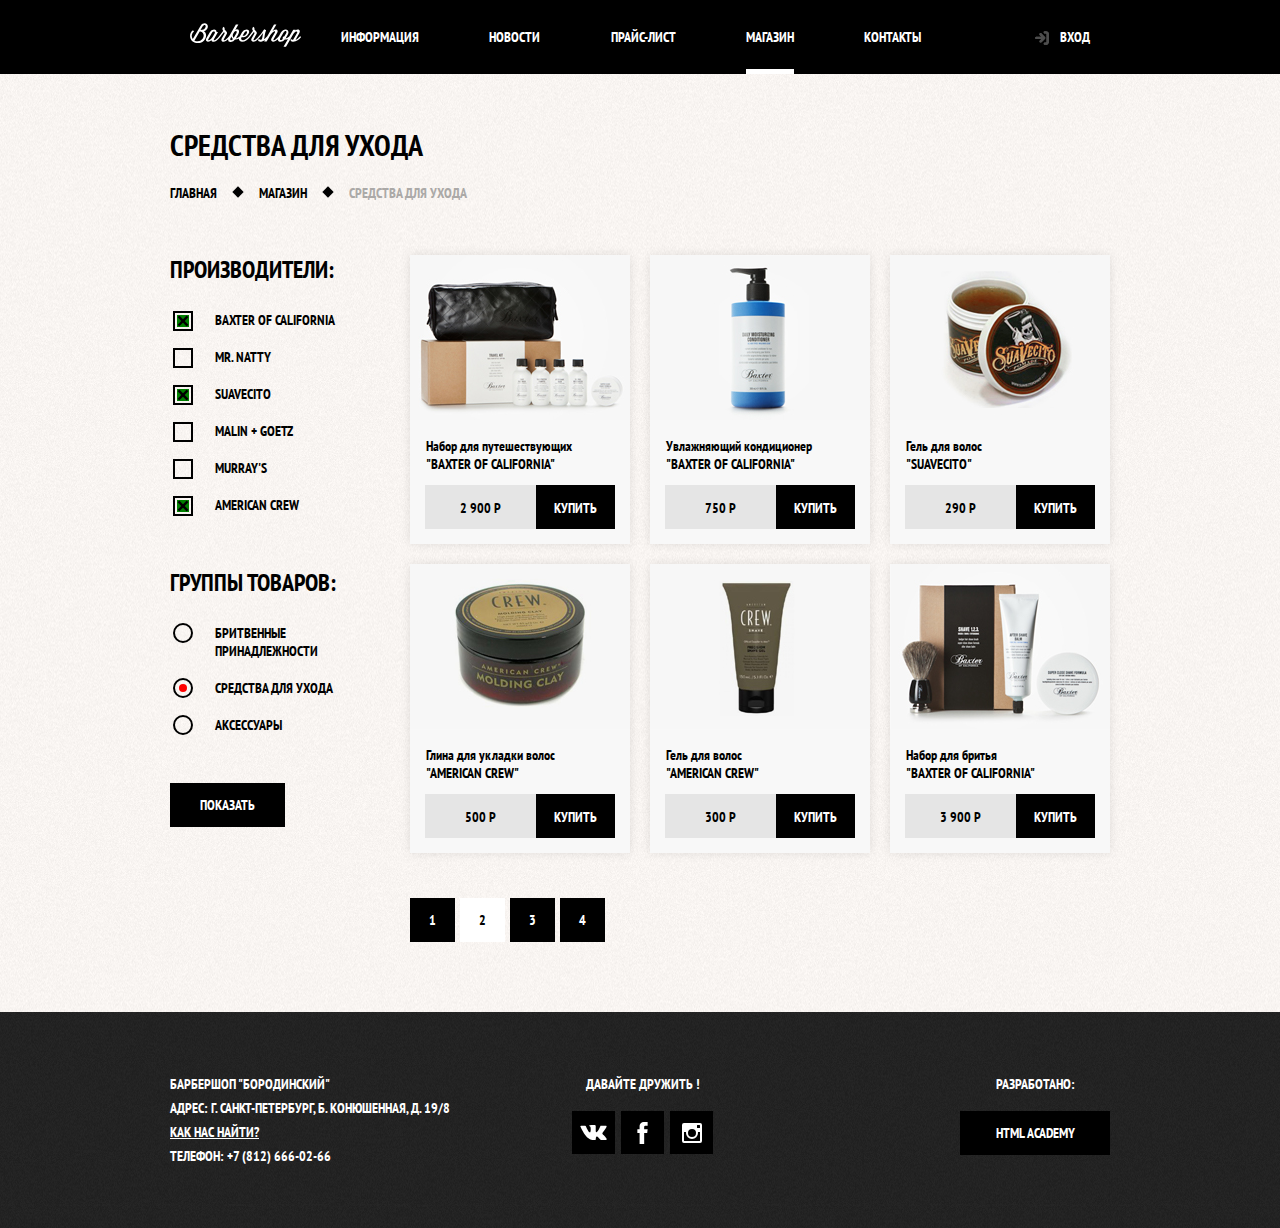
<file: catalog.min.html>
<!DOCTYPE html><html lang="ru"><head><meta charset="utf-8"><title>Кулешов А.В.: Барбершоп</title><link href="https://fonts.googleapis.com/css?family=PT+Sans+Narrow:400,700&amp;subset=cyrillic" rel="stylesheet"><link rel="stylesheet" href="css/normalize.css"><link rel="stylesheet" href="css/style.min.css"></head><body class="inner-page"><header class="main-header"><nav class="main-navigation container"><a class="main-header-logo" href="index.html"><img src="img/logo.svg" width="111" height="24" alt="Логотип барбершопа Бородинский"></a><ul class="site-navigation"><li><a href="info.html">Информация</a></li><li><a href="news.html">Новости</a></li><li><a href="item-price.html">Прайс-лист</a></li><li class="site-navigation-current"><a>Магазин</a></li><li><a href="contacts.html">Контакты</a></li></ul><ul class="user-navigation"><li><a class="login-link" href="login.html">Вход</a></li></ul></nav></header><main class="container"><h1 class="page-title">Средства для ухода</h1><ul class="breadcrumbs"><li><a href="index.html">Главная</a></li><li><a href="catalog.html">Магазин</a></li><li class="breadcrumbs-current">Средства для ухода</li></ul><div class="catalog-columns"><section class="filters"><h2 class="visually-hidden">Фильтр товаров</h2><form class="filter" action="http://echo.htmlacademy.ru" method="get"><fieldset><legend>Производители:</legend><ul><li class="filter-option"><input class="visually-hidden filter-input filter-input-checkbox" id="filter-baxter-of-california" type="checkbox" name="baxter-of-california" checked="checked"> <label for="filter-baxter-of-california">Baxter of California</label></li><li class="filter-option"><input class="visually-hidden filter-input filter-input-checkbox" id="filter-mr-natty" type="checkbox" name="mr-natty"> <label for="filter-mr-natty">Mr. Natty</label></li><li class="filter-option"><input class="visually-hidden filter-input filter-input-checkbox" id="filter-suavecito" type="checkbox" name="suavecito" checked="checked"> <label for="filter-suavecito">Suavecito</label></li><li class="filter-option"><input class="visually-hidden filter-input filter-input-checkbox" id="filter-malin-goetz" type="checkbox" name="malin-goetz"> <label for="filter-malin-goetz">Malin + Goetz</label></li><li class="filter-option"><input class="visually-hidden filter-input filter-input-checkbox" id="filter-murrays" type="checkbox" name="murrays"> <label for="filter-murrays">Murray's</label></li><li class="filter-option"><input class="visually-hidden filter-input filter-input-checkbox" id="filter-american-crew" type="checkbox" name="american-crew" checked="checked"> <label for="filter-american-crew">American Crew</label></li></ul></fieldset><fieldset><legend>Группы товаров:</legend><ul><li class="filter-option"><input class="visually-hidden filter-input filter-input-radio" id="filter-shave" type="radio" name="product-group" value="shaving"> <label for="filter-shave">Бритвенные принадлежности</label></li><li class="filter-option"><input class="visually-hidden filter-input filter-input-radio" id="filter-care" type="radio" name="product-group" value="hair-care" checked="checked"> <label for="filter-care">Средства для ухода</label></li><li class="filter-option"><input class="visually-hidden filter-input filter-input-radio" id="filter-accessories" type="radio" name="product-group" value="accessories"> <label for="filter-accessories">Аксессуары</label></li></ul></fieldset><button class="filter-button button" type="submit">Показать</button></form></section><section class="catalog"><h2 class="visually-hidden">Список средств для ухода</h2><ul class="catalog-list"><!--  1 карта --><li class="catalog-item"><a href="catalog-item.html"><h3><span class="catalog-category">Набор для путешествующих</span> <span class="catalog-item-title">"Baxter of California"</span></h3><p class="catalog-item-image"><img src="img/product-1.jpg" width="220" height="165" alt="Набор для путешествующих Baxter of California"></p></a><p class="catalog-item-price"><b>2 900 P</b> <a class="button" href="#">Купить</a></p></li><!--  2 карта --><li class="catalog-item"><a href="catalog-item.html"><h3><span class="catalog-category">Увлажняющий кондиционер</span> <span class="catalog-item-title">"Baxter of California"</span></h3><p class="catalog-item-image"><img src="img/product-2.jpg" width="220" height="165" alt="Увляжняющий кондиционер Baxter of California"></p></a><p class="catalog-item-price"><b>750 P</b> <a class="button" href="#">Купить</a></p></li><!--  3 карта --><li class="catalog-item"><a href="catalog-item.html"><h3><span class="catalog-category">Гель для волос</span> <span class="catalog-item-title">"Suavecito"</span></h3><p class="catalog-item-image"><img src="img/product-3.jpg" width="220" height="165" alt="Гель для волос Suavecito"></p></a><p class="catalog-item-price"><b>290 P</b> <a class="button" href="#">Купить</a></p></li><!--  4 карта --><li class="catalog-item"><a href="catalog-item.html"><h3><span class="catalog-category">Глина для укладки волос</span> <span class="catalog-item-title">"American crew"</span></h3><p class="catalog-item-image"><img src="img/product-4.jpg" width="220" height="165" alt="Глина для укладки волос American crew"></p></a><p class="catalog-item-price"><b>500 P</b> <a class="button" href="#">Купить</a></p></li><!--  5 карта --><li class="catalog-item"><a href="catalog-item.html"><h3><span class="catalog-category">Гель для волос</span> <span class="catalog-item-title">"American crew"</span></h3><p class="catalog-item-image"><img src="img/product-5.jpg" width="220" height="165" alt="Гель для волос American crew"></p></a><p class="catalog-item-price"><b>300 P</b> <a class="button" href="#">Купить</a></p></li><!--  6 карта --><li class="catalog-item"><a href="catalog-item.html"><h3><span class="catalog-category">Набор для бритья</span> <span class="catalog-item-title">"Baxter of California"</span></h3><p class="catalog-item-image"><img src="img/product-6.jpg" width="220" height="165" alt="Набор для бритья Baxter of California"></p></a><p class="catalog-item-price"><b>3 900 P</b> <a class="button" href="#">Купить</a></p></li></ul><ul class="pagination-list"><li class="pagination-item"><a href="#">1</a></li><li class="pagination-item pagination-item-current"><a>2</a></li><li class="pagination-item"><a href="#">3</a></li><li class="pagination-item"><a href="#">4</a></li></ul></section></div></main><footer class="main-footer"><div class="container"><p class="footer-contacts">Барбершоп "Бородинский"<br>Адрес: г. Санкт-Петербург, Б. Конюшенная, д. 19/8<br><a href="map.html">Как нас найти?</a><br>Телефон: +7 (812) 666-02-66</p><div class="footer-social"><b>Давайте дружить !</b><ul><li><a class="social-button" href="https://vk.com/kuleshovaleksei"><span class="visually-hidden">Вконтакте</span><svg xmlns="http://www.w3.org/2000/svg" width="27" height="15" viewBox="0 0 26.14 14.91"><path d="M26 13.47l-.09-.17a13.55 13.55 0 0 0-2.6-3q-.87-.83-1.1-1.12A1 1 0 0 1 22 8a10.27 10.27 0 0 1 1.22-1.78l.88-1.16q2.35-3.13 2-4L26 .94a.8.8 0 0 0-.4-.22 2.14 2.14 0 0 0-.87 0h-3.92a.51.51 0 0 0-.27 0h-.3a.6.6 0 0 0-.15.14.93.93 0 0 0-.14.24 22.22 22.22 0 0 1-1.46 3.06q-.5.84-.93 1.46a7 7 0 0 1-.71.91 4.94 4.94 0 0 1-.52.47q-.23.18-.35.15l-.23-.05a.9.9 0 0 1-.31-.33 1.49 1.49 0 0 1-.16-.53V1.6a3.14 3.14 0 0 0 0-.62 2.12 2.12 0 0 0-.14-.44.73.73 0 0 0-.28-.33 1.57 1.57 0 0 0-.46-.18A9 9 0 0 0 12.57 0a8.93 8.93 0 0 0-3.25.33 1.83 1.83 0 0 0-.52.41q-.25.3-.07.33a1.67 1.67 0 0 1 1.16.59l.08.16a2.6 2.6 0 0 1 .19.63 6.32 6.32 0 0 1 .12 1 10.59 10.59 0 0 1 0 1.7q-.07.71-.13 1.1a2.21 2.21 0 0 1-.18.64 2.69 2.69 0 0 1-.16.3l-.07.07a1 1 0 0 1-.37.07.86.86 0 0 1-.46-.19 3.27 3.27 0 0 1-.56-.52 7 7 0 0 1-.66-.93q-.37-.6-.76-1.42l-.22-.39q-.2-.38-.56-1.11t-.62-1.43A.9.9 0 0 0 5.2.9h-.07a.93.93 0 0 0-.22-.16A1.44 1.44 0 0 0 4.6.65L.87.68A1 1 0 0 0 .1.94L0 1a.44.44 0 0 0 0 .22 1.08 1.08 0 0 0 .08.37Q.9 3.53 1.86 5.31t1.66 2.87Q4.23 9.27 5 10.24t1 1.24l.37.41.34.33a8.06 8.06 0 0 0 1 .78 16.34 16.34 0 0 0 1.4.9 7.6 7.6 0 0 0 1.79.72 6.19 6.19 0 0 0 2 .22h1.57a1.08 1.08 0 0 0 .72-.3l.05-.07a.9.9 0 0 0 .1-.25 1.38 1.38 0 0 0 0-.37 4.48 4.48 0 0 1 .09-1.05 2.77 2.77 0 0 1 .23-.71 1.74 1.74 0 0 1 .29-.4 1.19 1.19 0 0 1 .23-.2h.11a.86.86 0 0 1 .77.21 4.52 4.52 0 0 1 .83.79q.39.47.93 1.05a6.41 6.41 0 0 0 1 .87l.27.16a3.31 3.31 0 0 0 .71.3 1.53 1.53 0 0 0 .76.07l3.48-.05a1.58 1.58 0 0 0 .8-.17.68.68 0 0 0 .34-.37 1.06 1.06 0 0 0 0-.46 1.71 1.71 0 0 0-.1-.36z" fill="#fff"/></svg></a></li><li><a class="social-button" href="#"><span class="visually-hidden">Фейсбук</span><svg xmlns="http://www.w3.org/2000/svg" width="19" height="22" viewBox="0 0 10.15 21.74"><path d="M3.34 1.12A4.77 4.77 0 0 1 6.53 0h3.61v3.81H7.81a1.07 1.07 0 0 0-1.09.83v2.55h3.42c-.08 1.23-.24 2.45-.41 3.67h-3v10.87H2.21V10.86H0V7.21h2.19V3.66a3.83 3.83 0 0 1 1.15-2.54z" fill="#fff"/></svg></a></li><li><a class="social-button" href="https://www.instagram.com/kuleshovaleksei777/"><span class="visually-hidden">Инстаграм</span><svg xmlns="http://www.w3.org/2000/svg" width="20" height="20" viewBox="0 0 20 20"><path d="M18 0H2a2 2 0 0 0-2 2v16a2 2 0 0 0 2 2h16a2 2 0 0 0 2-2V2a2 2 0 0 0-2-2zm-8 6a4 4 0 1 1-4 4 4 4 0 0 1 4-4zM2.5 18a.47.47 0 0 1-.5-.5V9h2.1a3.4 3.4 0 0 0-.1 1 6 6 0 1 0 12 0 3.4 3.4 0 0 0-.1-1H18v8.5a.47.47 0 0 1-.5.5zM18 4.5a.47.47 0 0 1-.5.5h-2a.47.47 0 0 1-.5-.5v-2a.47.47 0 0 1 .5-.5h2a.47.47 0 0 1 .5.5z" fill="#fff"/></svg></a></li></ul></div><p class="footer-copyright"><b>Разработано:</b> <a class="button" href="https://htmlacademy.ru">HTML Academy</a></p></div></footer><section class="modal modal-login"><h2>Личный кабинет</h2><p class="modal-description">Введите свой логин и пароль</p><form class="login-form" action="http://echo.htmlacademy.ru" method="post"><p><label class="visually-hidden" for="user-login">Логин</label> <input class="login-icon-user" id="user-login" type="text" name="login" placeholder="Логин"></p><p><label class="visually-hidden" for="user-password">Пароль</label> <input class="login-icon-password" id="user-password" type="password" name="password" placeholder="Пароль"></p><p class="login-help"><label class="login-checkbox"><input class="visually-hidden" type="checkbox" name="remember"> <span class="checkbox-indicator"></span> Запомните меня</label> <a class="restore" href="#">Я забыл пароль!</a></p><button class="button" type="submit">Войти</button></form><button class="modal-close" type="button">Закрыть</button></section><div class="modal modal-overlay"></div><script src="js/popup.min.js"></script><script src="js/map.min.js"></script></body></html>
</file>
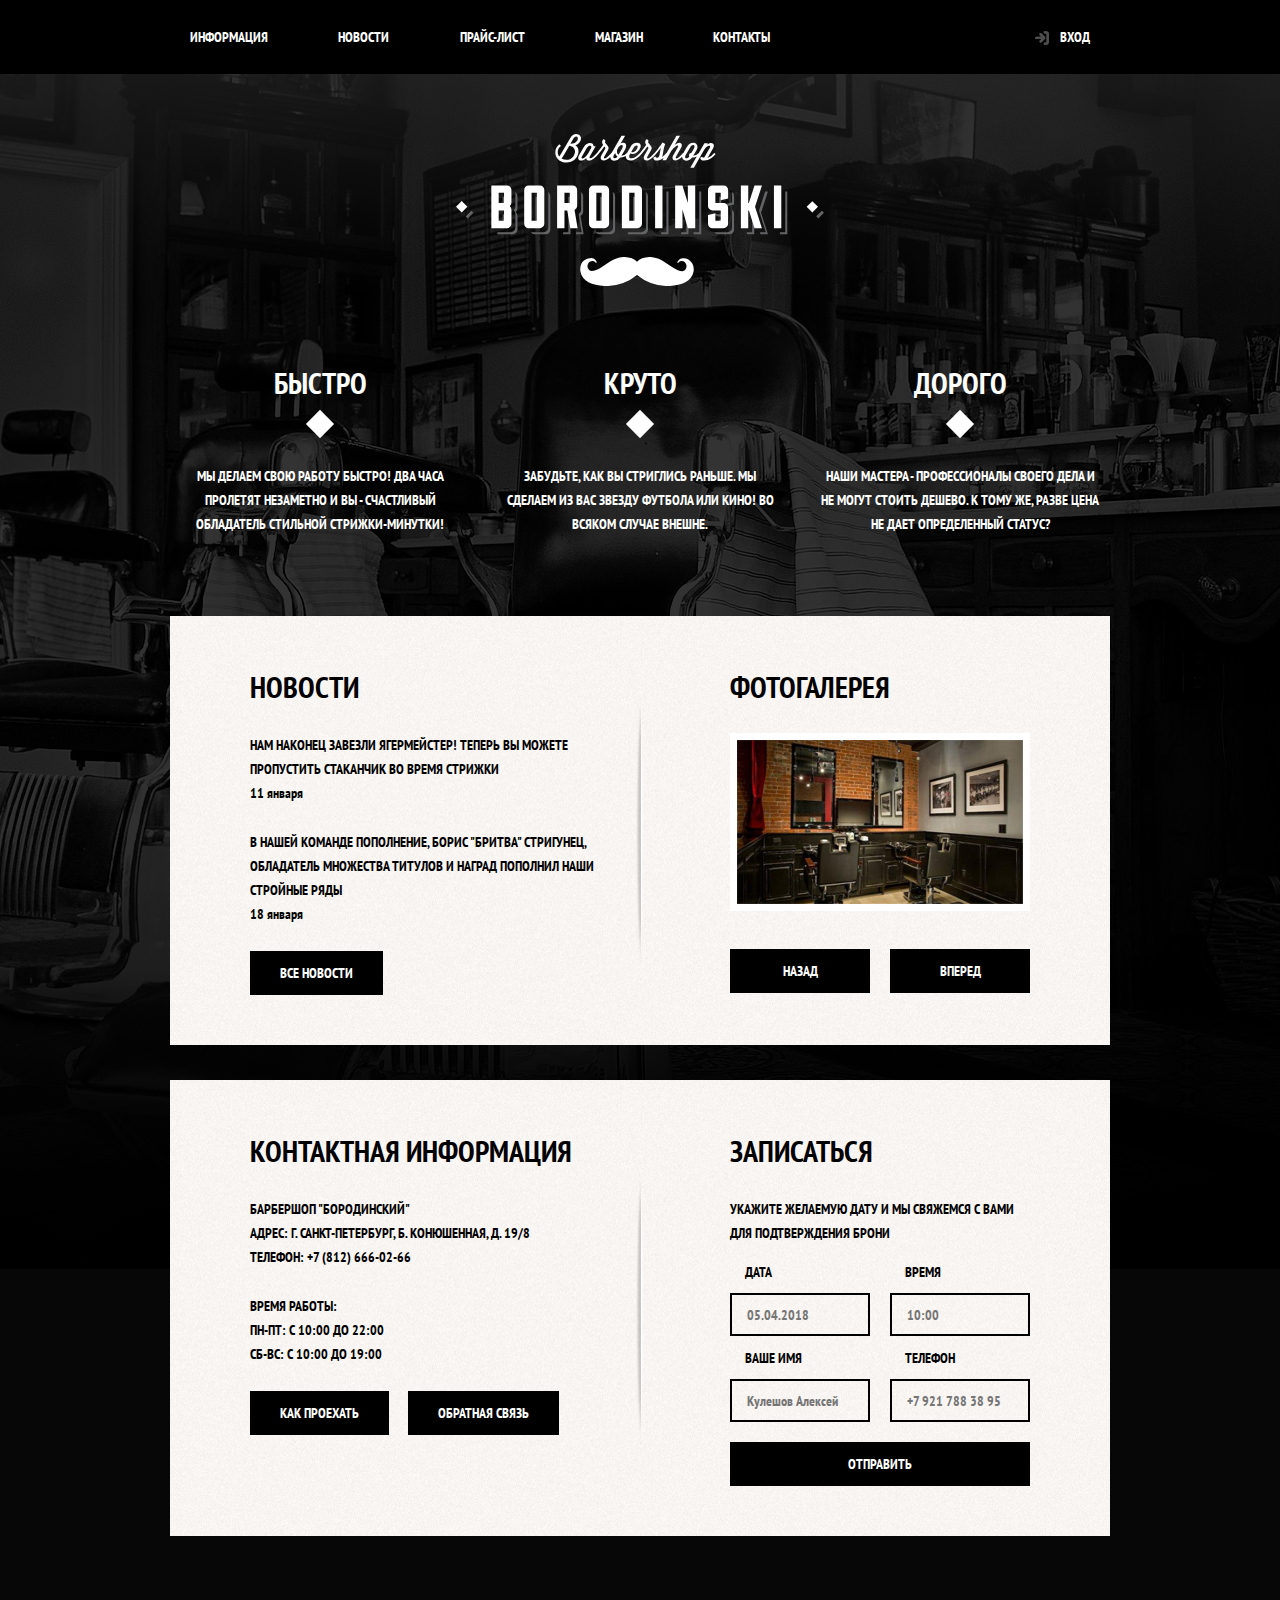
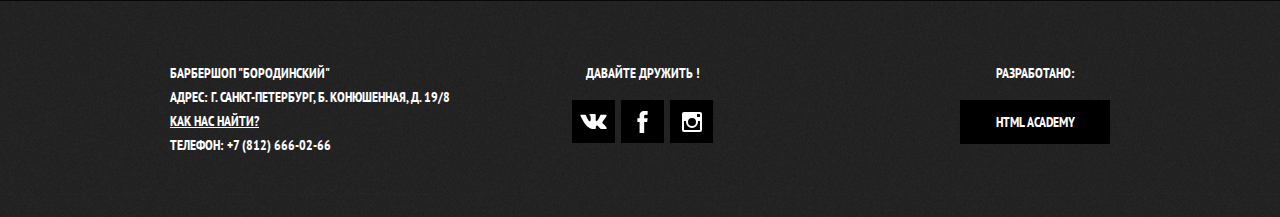
<file: index.min.html>
<!DOCTYPE html><html lang="ru"><head><meta charset="utf-8"><title>Кулешов А.В.: Барбершоп</title><link href="https://fonts.googleapis.com/css?family=PT+Sans+Narrow:400,700&amp;subset=cyrillic" rel="stylesheet"><link rel="stylesheet" href="css/normalize.css"><link rel="stylesheet" href="css/style.min.css"></head><body><header class="main-header"><nav class="main-navigation"><a class="main-header-logo"><img src="img/index-logo.svg" width="368" height="204" alt="Логотип барбершопа Бородинский"></a><div class="main-navigation-wrapper"><div class="container"><ul class="site-navigation"><li><a href="info.html">Информация</a></li><li><a href="news.html">Новости</a></li><li><a href="item-price.html">Прайс-лист</a></li><li><a href="catalog.html">Магазин</a></li><li><a href="contacts.html">Контакты</a></li></ul><ul class="user-navigation"><li><a class="login-link" href="login.html">Вход</a></li></ul></div></div></nav></header><main class="container"><h1 class="visually-hidden">Барбершоп "Бородинский"</h1><section class="features"><h1 class="visually-hidden">Преимущества</h1><ul class="features-list"><li class="feature-item"><h3>Быстро</h3><p>Мы делаем свою работу быстро! Два часа пролетят незаметно и вы - счастливый обладатель стильной стрижки-минутки!</p></li><li class="feature-item"><h3>Круто</h3><p>Забудьте, как вы стриглись раньше. Мы сделаем из вас звезду футбола или кино! Во всяком случае внешне.</p></li><li class="feature-item"><h3>Дорого</h3><p>Наши мастера - профессионалы своего дела и не могут стоить дешево. К тому же, разве цена не дает определенный статус?</p></li></ul></section><div class="index-columns"><section class="news"><h2>Новости</h2><ul class="news-list"><li class="news-item"><p>Нам наконец завезли Ягермейстер! Теперь вы можете пропустить стаканчик во время стрижки</p><time datetime="2018-01-11">11 января</time></li><li class="news-item"><p>В нашей команде пополнение, Борис "Бритва" Стригунец, обладатель множества титулов и наград пополнил наши стройные ряды</p><time datetime="2016-01-18">18 января</time></li></ul><a class="button" href="news.html">Все новости</a></section><section class="gallery"><h2>Фотогалерея</h2><div class="gallery-container"><figure class="gallery-content"><a href="#"><img src="img/studio.jpg" width="286" height="164" alt="Интерьер"></a></figure><button class="button gallery-button gallery-button-back">Назад</button> <button class="button gallery-button gallery-button-next">Вперед</button></div></section></div><div class="index-columns"><section class="contacts"><h2>Контактная информация</h2><p>Барбершоп "Бородинский"<br>Адрес: г. Санкт-Петербург, Б. Конюшенная, д. 19/8<br>Телефон: +7 (812) 666-02-66</p><p>Время работы:<br>пн-пт: с 10:00 до 22:00<br>сб-вс: с 10:00 до 19:00</p><a class="button contacts-button-map" href="map.html">Как проехать</a> <a class="button" href="contacts.html">Обратная связь</a></section><section class="appointment"><h2>Записаться</h2><p class="appointment-info">Укажите желаемую дату и мы свяжемся с вами для подтверждения брони</p><form class="appointment-form" action="http://echo.htmlacademy.ru" method="post"><p class="appointment-item"><label for="appointment-date">Дата</label> <input id="appointment-date" type="text" name="date" value="" placeholder="05.04.2018"></p><p class="appointment-item"><label for="appointment-time">Время</label> <input id="appointment-time" type="text" name="time" value="" placeholder="10:00"></p><p class="appointment-item"><label for="appointment-name">Ваше имя</label> <input id="appointment-name" type="text" name="name" value="" placeholder="Кулешов Алексей"></p><p class="appointment-item"><label for="appointment-phone">Телефон</label> <input id="appointment-phone" type="tel" name="phone" value="" placeholder="+7 921 788 38 95"></p><button class="button" type="submit">Отправить</button></form></section></div></main><footer class="main-footer"><div class="container"><p class="footer-contacts">Барбершоп "Бородинский"<br>Адрес: г. Санкт-Петербург, Б. Конюшенная, д. 19/8<br><a href="map.html">Как нас найти?</a><br>Телефон: +7 (812) 666-02-66</p><div class="footer-social"><b>Давайте дружить !</b><ul><li><a class="social-button" href="https://vk.com/kuleshovaleksei"><span class="visually-hidden">Вконтакте</span><svg xmlns="http://www.w3.org/2000/svg" width="27" height="15" viewBox="0 0 26.14 14.91"><path d="M26 13.47l-.09-.17a13.55 13.55 0 0 0-2.6-3q-.87-.83-1.1-1.12A1 1 0 0 1 22 8a10.27 10.27 0 0 1 1.22-1.78l.88-1.16q2.35-3.13 2-4L26 .94a.8.8 0 0 0-.4-.22 2.14 2.14 0 0 0-.87 0h-3.92a.51.51 0 0 0-.27 0h-.3a.6.6 0 0 0-.15.14.93.93 0 0 0-.14.24 22.22 22.22 0 0 1-1.46 3.06q-.5.84-.93 1.46a7 7 0 0 1-.71.91 4.94 4.94 0 0 1-.52.47q-.23.18-.35.15l-.23-.05a.9.9 0 0 1-.31-.33 1.49 1.49 0 0 1-.16-.53V1.6a3.14 3.14 0 0 0 0-.62 2.12 2.12 0 0 0-.14-.44.73.73 0 0 0-.28-.33 1.57 1.57 0 0 0-.46-.18A9 9 0 0 0 12.57 0a8.93 8.93 0 0 0-3.25.33 1.83 1.83 0 0 0-.52.41q-.25.3-.07.33a1.67 1.67 0 0 1 1.16.59l.08.16a2.6 2.6 0 0 1 .19.63 6.32 6.32 0 0 1 .12 1 10.59 10.59 0 0 1 0 1.7q-.07.71-.13 1.1a2.21 2.21 0 0 1-.18.64 2.69 2.69 0 0 1-.16.3l-.07.07a1 1 0 0 1-.37.07.86.86 0 0 1-.46-.19 3.27 3.27 0 0 1-.56-.52 7 7 0 0 1-.66-.93q-.37-.6-.76-1.42l-.22-.39q-.2-.38-.56-1.11t-.62-1.43A.9.9 0 0 0 5.2.9h-.07a.93.93 0 0 0-.22-.16A1.44 1.44 0 0 0 4.6.65L.87.68A1 1 0 0 0 .1.94L0 1a.44.44 0 0 0 0 .22 1.08 1.08 0 0 0 .08.37Q.9 3.53 1.86 5.31t1.66 2.87Q4.23 9.27 5 10.24t1 1.24l.37.41.34.33a8.06 8.06 0 0 0 1 .78 16.34 16.34 0 0 0 1.4.9 7.6 7.6 0 0 0 1.79.72 6.19 6.19 0 0 0 2 .22h1.57a1.08 1.08 0 0 0 .72-.3l.05-.07a.9.9 0 0 0 .1-.25 1.38 1.38 0 0 0 0-.37 4.48 4.48 0 0 1 .09-1.05 2.77 2.77 0 0 1 .23-.71 1.74 1.74 0 0 1 .29-.4 1.19 1.19 0 0 1 .23-.2h.11a.86.86 0 0 1 .77.21 4.52 4.52 0 0 1 .83.79q.39.47.93 1.05a6.41 6.41 0 0 0 1 .87l.27.16a3.31 3.31 0 0 0 .71.3 1.53 1.53 0 0 0 .76.07l3.48-.05a1.58 1.58 0 0 0 .8-.17.68.68 0 0 0 .34-.37 1.06 1.06 0 0 0 0-.46 1.71 1.71 0 0 0-.1-.36z" fill="#fff"/></svg></a></li><li><a class="social-button" href="#"><span class="visually-hidden">Фейсбук</span><svg xmlns="http://www.w3.org/2000/svg" width="19" height="22" viewBox="0 0 10.15 21.74"><path d="M3.34 1.12A4.77 4.77 0 0 1 6.53 0h3.61v3.81H7.81a1.07 1.07 0 0 0-1.09.83v2.55h3.42c-.08 1.23-.24 2.45-.41 3.67h-3v10.87H2.21V10.86H0V7.21h2.19V3.66a3.83 3.83 0 0 1 1.15-2.54z" fill="#fff"/></svg></a></li><li><a class="social-button" href="https://www.instagram.com/kuleshovaleksei777/"><span class="visually-hidden">Инстаграм</span><svg xmlns="http://www.w3.org/2000/svg" width="20" height="20" viewBox="0 0 20 20"><path d="M18 0H2a2 2 0 0 0-2 2v16a2 2 0 0 0 2 2h16a2 2 0 0 0 2-2V2a2 2 0 0 0-2-2zm-8 6a4 4 0 1 1-4 4 4 4 0 0 1 4-4zM2.5 18a.47.47 0 0 1-.5-.5V9h2.1a3.4 3.4 0 0 0-.1 1 6 6 0 1 0 12 0 3.4 3.4 0 0 0-.1-1H18v8.5a.47.47 0 0 1-.5.5zM18 4.5a.47.47 0 0 1-.5.5h-2a.47.47 0 0 1-.5-.5v-2a.47.47 0 0 1 .5-.5h2a.47.47 0 0 1 .5.5z" fill="#fff"/></svg></a></li></ul></div><p class="footer-copyright"><b>Разработано:</b> <a class="button" href="https://htmlacademy.ru">HTML Academy</a></p></div></footer><section class="modal modal-login"><h2>Личный кабинет</h2><p class="modal-description">Введите свой логин и пароль</p><form class="login-form" action="http://echo.htmlacademy.ru" method="post"><p><label class="visually-hidden" for="user-login">Логин</label> <input class="login-icon-user" id="user-login" type="text" name="login" placeholder="Логин" value=""></p><p><label class="visually-hidden" for="user-password">Пароль</label> <input class="login-icon-password" id="user-password" type="password" name="password" placeholder="Пароль" value=""></p><p class="login-help"><label class="login-checkbox"><input class="visually-hidden" type="checkbox" name="remember"> <span class="checkbox-indicator"></span> Запомните меня</label> <a class="restore" href="#">Я забыл пароль!</a></p><button class="button" type="submit">Войти</button></form><button class="modal-close" type="button">Закрыть</button></section><section class="modal modal-map"><h2 class="visually-hidden">Как до нас добраться</h2><iframe src="https://www.google.com/maps/embed?pb=!1m18!1m12!1m3!1d1998.6037999040354!2d30.322010416394033!3d59.938716271971415!2m3!1f0!2f0!3f0!3m2!1i1024!2i768!4f13.1!3m3!1m2!1s0x4696310fca5ba729%3A0xea9c53d4493c879f!2sBolshaya+Konyushennaya+ul.%2C+19%2C+Sankt-Peterburg%2C+Russia%2C+191186!5e0!3m2!1sen!2s!4v1441888483426" width="766" height="560" allowfullscreen></iframe><p><img src="img/map.jpg" width="780" height="560" alt="Нахожусь по адресу ул. Белинского д. 11 офис сам найдешь !"></p><button class="modal-close">Закрыть</button></section><div class="modal modal-overlay"></div><script src="js/popup.min.js"></script><script src="js/map.min.js"></script></body></html>
</file>
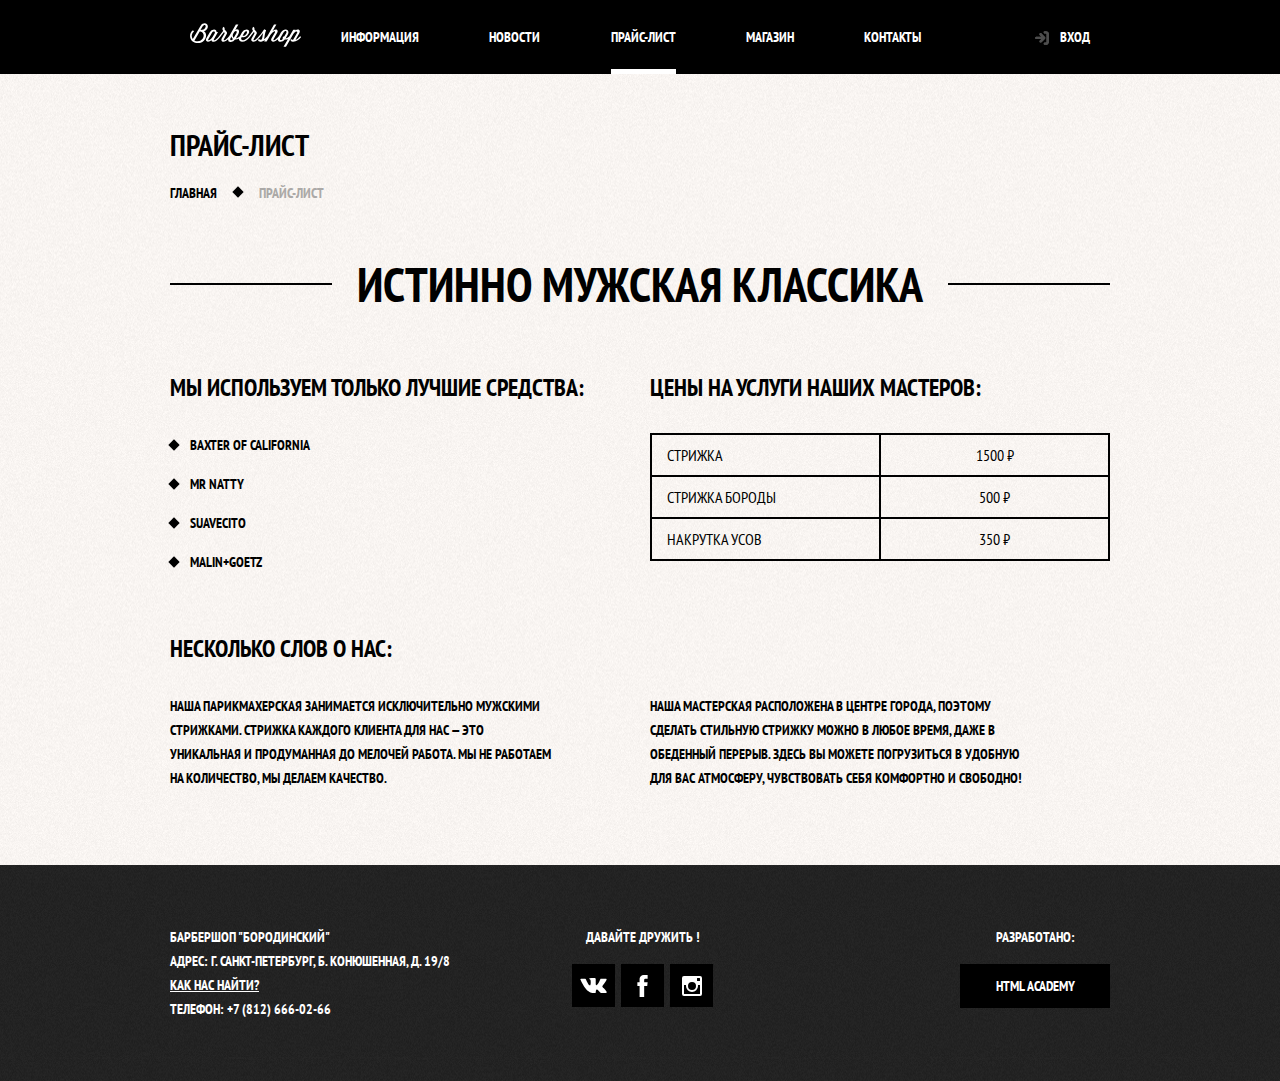
<file: item-price.html>
<html lang="ru">
  <head>
    <meta charset="utf-8">
    <title>Кулешов А.В.: Барбершоп</title>
    <link href="https://fonts.googleapis.com/css?family=PT+Sans+Narrow:400,700&amp;subset=cyrillic" rel="stylesheet">
    <link rel="stylesheet" href="css/normalize.css" >
    <link rel="stylesheet" href="css/style.min.css">
  </head>
  <body class="inner-page">
  	<header class="main-header">
  		<nav class="main-navigation container">
  			<a class="main-header-logo" href="index.html" >
  				<img src="img/logo.svg" width="111" height="24" alt="Логотип барбершопа Бородинский">
  			</a>
  		  <ul class="site-navigation">
  			   <li><a href="info.html">Информация</a></li>
  			   <li><a href="news.html">Новости</a></li>
  			   <li class="site-navigation-current"><a>Прайс-лист</a></li>
  			   <li><a href="catalog.html">Магазин</a></li>
  			   <li><a href="contacts.html">Контакты</a></li>
  		  </ul>
  		  <ul class="user-navigation">
  				<li>
            <a class="login-link" href="login.html">Вход</a>    
          </li>
  			</ul>
      </nav>
  	</header>
    <main class="container">
      <div class="inner-page-container">
        <h1 class="page-title">Прайс-лист</h1>
        <ul class="breadcrumbs">
          <li><a href="index.html">Главная</a></li>
          <li class="breadcrumbs-current">Прайс-лист</li>
        </ul>
      </div>  
      <section class="inner-content">
        <h2 class="big-heading">Истинно мужская классика</h2>
        <div class="inner-colums">
          <div class="inner-column-left">
            <h2>Мы используем только лучшие средства:</h2>
              <ul class="custom-list-1">
                <li>Baxter of California</li>
                <li>Mr Natty</li>
                <li>Suavecito</li>
                <li>Malin+Goetz</li>
              </ul>
          </div>
          <div class="inner-column-right">
            <h2>Цены на услуги наших мастеров:</h2>
            <table class="custom-table-1">
              <tr>
                <td>Стрижка</td>
                <td>1500 ₽</td>
              </tr>
              <tr>
                <td>Стрижка бороды</td>
                <td>500 ₽</td>
              </tr>
              <tr>
                <td>Накрутка усов</td>
                <td>350 ₽</td>
              </tr>
            </table>
          </div>
        </div> 
        <div class="inner-colums">
          <h2>Несколько слов о нас:</h2>
          <div class="inner-column-left">
            <p class="short-text">Наша парикмахерская занимается исключительно мужскими стрижками. Стрижка каждого клиента для нас — это уникальная и продуманная до мелочей работа. Мы не работаем на количество, мы делаем качество.</p>
          </div>
          <div class="inner-column-right">
            <p class="short-text">Наша мастерская расположена в центре города, поэтому сделать стильную стрижку можно в любое время, даже в обеденный перерыв. Здесь вы можете погрузиться в удобную для вас атмосферу, чувствовать себя комфортно и свободно!</p>
          </div>
        </div>
      </section>
    </main>
    <footer class="main-footer">
      <div class="container">
        <p class="footer-contacts">
          Барбершоп "Бородинский"<br>
          Адрес: г. Санкт-Петербург, Б. Конюшенная, д. 19/8<br>
          <a href="map.html">Как нас найти?</a><br>
          Телефон: +7 (812) 666-02-66
        </p>
        <div class="footer-social">
          <b>Давайте дружить !</b>
          <ul>
            <li><a class="social-button" href="https://vk.com/kuleshovaleksei"><span class="visually-hidden">Вконтакте</span><svg xmlns="http://www.w3.org/2000/svg" width="27" height="15" viewBox="0 0 26.14 14.91"><path d="M26 13.47l-.09-.17a13.55 13.55 0 0 0-2.6-3q-.87-.83-1.1-1.12A1 1 0 0 1 22 8a10.27 10.27 0 0 1 1.22-1.78l.88-1.16q2.35-3.13 2-4L26 .94a.8.8 0 0 0-.4-.22 2.14 2.14 0 0 0-.87 0h-3.92a.51.51 0 0 0-.27 0h-.3a.6.6 0 0 0-.15.14.93.93 0 0 0-.14.24 22.22 22.22 0 0 1-1.46 3.06q-.5.84-.93 1.46a7 7 0 0 1-.71.91 4.94 4.94 0 0 1-.52.47q-.23.18-.35.15l-.23-.05a.9.9 0 0 1-.31-.33 1.49 1.49 0 0 1-.16-.53V1.6a3.14 3.14 0 0 0 0-.62 2.12 2.12 0 0 0-.14-.44.73.73 0 0 0-.28-.33 1.57 1.57 0 0 0-.46-.18A9 9 0 0 0 12.57 0a8.93 8.93 0 0 0-3.25.33 1.83 1.83 0 0 0-.52.41q-.25.3-.07.33a1.67 1.67 0 0 1 1.16.59l.08.16a2.6 2.6 0 0 1 .19.63 6.32 6.32 0 0 1 .12 1 10.59 10.59 0 0 1 0 1.7q-.07.71-.13 1.1a2.21 2.21 0 0 1-.18.64 2.69 2.69 0 0 1-.16.3l-.07.07a1 1 0 0 1-.37.07.86.86 0 0 1-.46-.19 3.27 3.27 0 0 1-.56-.52 7 7 0 0 1-.66-.93q-.37-.6-.76-1.42l-.22-.39q-.2-.38-.56-1.11t-.62-1.43A.9.9 0 0 0 5.2.9h-.07a.93.93 0 0 0-.22-.16A1.44 1.44 0 0 0 4.6.65L.87.68A1 1 0 0 0 .1.94L0 1a.44.44 0 0 0 0 .22 1.08 1.08 0 0 0 .08.37Q.9 3.53 1.86 5.31t1.66 2.87Q4.23 9.27 5 10.24t1 1.24l.37.41.34.33a8.06 8.06 0 0 0 1 .78 16.34 16.34 0 0 0 1.4.9 7.6 7.6 0 0 0 1.79.72 6.19 6.19 0 0 0 2 .22h1.57a1.08 1.08 0 0 0 .72-.3l.05-.07a.9.9 0 0 0 .1-.25 1.38 1.38 0 0 0 0-.37 4.48 4.48 0 0 1 .09-1.05 2.77 2.77 0 0 1 .23-.71 1.74 1.74 0 0 1 .29-.4 1.19 1.19 0 0 1 .23-.2h.11a.86.86 0 0 1 .77.21 4.52 4.52 0 0 1 .83.79q.39.47.93 1.05a6.41 6.41 0 0 0 1 .87l.27.16a3.31 3.31 0 0 0 .71.3 1.53 1.53 0 0 0 .76.07l3.48-.05a1.58 1.58 0 0 0 .8-.17.68.68 0 0 0 .34-.37 1.06 1.06 0 0 0 0-.46 1.71 1.71 0 0 0-.1-.36z" fill="#fff"/></svg></a></li>
            <li><a class="social-button" href="#"><span class="visually-hidden">Фейсбук</span><svg xmlns="http://www.w3.org/2000/svg" width="19" height="22" viewBox="0 0 10.15 21.74"><path d="M3.34 1.12A4.77 4.77 0 0 1 6.53 0h3.61v3.81H7.81a1.07 1.07 0 0 0-1.09.83v2.55h3.42c-.08 1.23-.24 2.45-.41 3.67h-3v10.87H2.21V10.86H0V7.21h2.19V3.66a3.83 3.83 0 0 1 1.15-2.54z" fill="#fff"/></svg></a></li>
            <li><a class="social-button" href="https://www.instagram.com/kuleshovaleksei777/"><span class="visually-hidden">Инстаграм</span><svg xmlns="http://www.w3.org/2000/svg" width="20" height="20" viewBox="0 0 20 20"><path d="M18 0H2a2 2 0 0 0-2 2v16a2 2 0 0 0 2 2h16a2 2 0 0 0 2-2V2a2 2 0 0 0-2-2zm-8 6a4 4 0 1 1-4 4 4 4 0 0 1 4-4zM2.5 18a.47.47 0 0 1-.5-.5V9h2.1a3.4 3.4 0 0 0-.1 1 6 6 0 1 0 12 0 3.4 3.4 0 0 0-.1-1H18v8.5a.47.47 0 0 1-.5.5zM18 4.5a.47.47 0 0 1-.5.5h-2a.47.47 0 0 1-.5-.5v-2a.47.47 0 0 1 .5-.5h2a.47.47 0 0 1 .5.5z" fill="#fff"/></svg></a></li>
          </ul>
        </div>
        <p class="footer-copyright">
          <b>Разработано:</b>
          <a class="button" href="https://htmlacademy.ru">HTML Academy</a>
        </p>
      </div>
    </footer>

    <section class="modal modal-login">
      <h2>Личный кабинет</h2>
      <p class="modal-description">Введите свой логин и пароль</p>
      <form class="login-form" action="http://echo.htmlacademy.ru" method="post">
        <p>
          <label class="visually-hidden" for="user-login">Логин</label>
          <input class="login-icon-user" id="user-login" type="text" name="login" placeholder="Логин">
        </p>
        <p>
          <label class="visually-hidden" for="user-password">Пароль</label>
          <input class="login-icon-password" id="user-password" type="password" name="password" placeholder="Пароль">
        </p>
        <p class="login-help">
          <label class="login-checkbox">
          <input class="visually-hidden" type="checkbox" name="remember">
          <span class="checkbox-indicator"></span>
          Запомните меня
          </label>
          <a class="restore" href="#">Я забыл пароль!</a>
        </p>
        <button class="button" type="submit">Войти</button>
      </form>
      <button class="modal-close" type="button">Закрыть</button>
    </section>  

    <div class="modal modal-overlay"></div>
    <script src="js/popup.min.js"></script>
    <script src="js/map.min.js"></script> 
  </body>
</html>
</file>
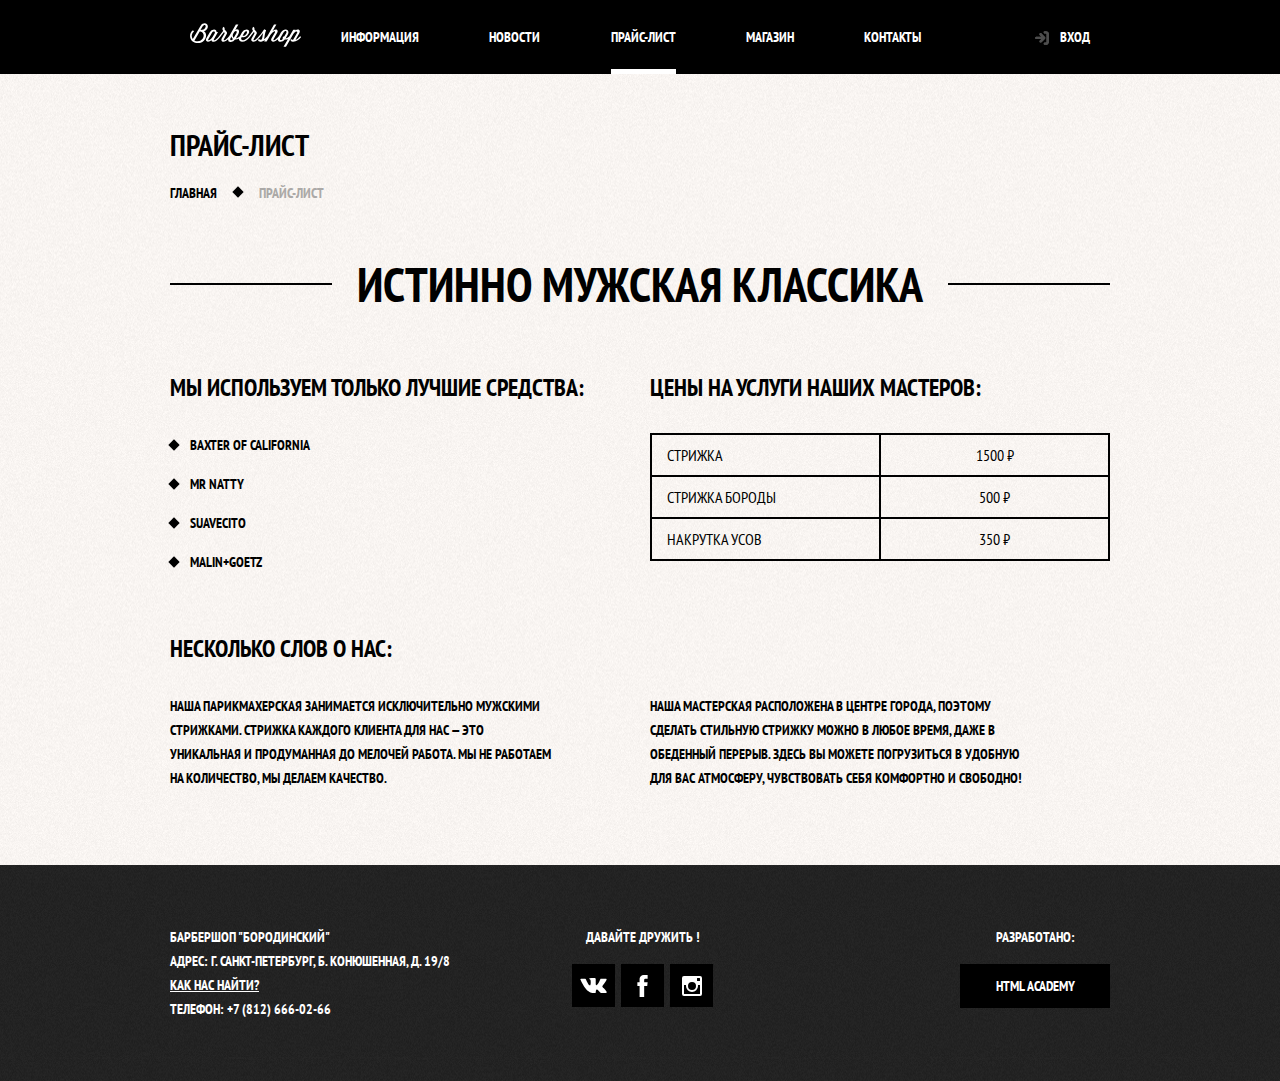
<file: item-price.min.html>
<html lang="ru"><head><meta charset="utf-8"><title>Кулешов А.В.: Барбершоп</title><link href="https://fonts.googleapis.com/css?family=PT+Sans+Narrow:400,700&amp;subset=cyrillic" rel="stylesheet"><link rel="stylesheet" href="css/normalize.css"><link rel="stylesheet" href="css/style.min.css"></head><body class="inner-page"><header class="main-header"><nav class="main-navigation container"><a class="main-header-logo" href="index.html"><img src="img/logo.svg" width="111" height="24" alt="Логотип барбершопа Бородинский"></a><ul class="site-navigation"><li><a href="info.html">Информация</a></li><li><a href="news.html">Новости</a></li><li class="site-navigation-current"><a>Прайс-лист</a></li><li><a href="catalog.html">Магазин</a></li><li><a href="contacts.html">Контакты</a></li></ul><ul class="user-navigation"><li><a class="login-link" href="login.html">Вход</a></li></ul></nav></header><main class="container"><div class="inner-page-container"><h1 class="page-title">Прайс-лист</h1><ul class="breadcrumbs"><li><a href="index.html">Главная</a></li><li class="breadcrumbs-current">Прайс-лист</li></ul></div><section class="inner-content"><h2 class="big-heading">Истинно мужская классика</h2><div class="inner-colums"><div class="inner-column-left"><h2>Мы используем только лучшие средства:</h2><ul class="custom-list-1"><li>Baxter of California</li><li>Mr Natty</li><li>Suavecito</li><li>Malin+Goetz</li></ul></div><div class="inner-column-right"><h2>Цены на услуги наших мастеров:</h2><table class="custom-table-1"><tr><td>Стрижка</td><td>1500 ₽</td></tr><tr><td>Стрижка бороды</td><td>500 ₽</td></tr><tr><td>Накрутка усов</td><td>350 ₽</td></tr></table></div></div><div class="inner-colums"><h2>Несколько слов о нас:</h2><div class="inner-column-left"><p class="short-text">Наша парикмахерская занимается исключительно мужскими стрижками. Стрижка каждого клиента для нас — это уникальная и продуманная до мелочей работа. Мы не работаем на количество, мы делаем качество.</p></div><div class="inner-column-right"><p class="short-text">Наша мастерская расположена в центре города, поэтому сделать стильную стрижку можно в любое время, даже в обеденный перерыв. Здесь вы можете погрузиться в удобную для вас атмосферу, чувствовать себя комфортно и свободно!</p></div></div></section></main><footer class="main-footer"><div class="container"><p class="footer-contacts">Барбершоп "Бородинский"<br>Адрес: г. Санкт-Петербург, Б. Конюшенная, д. 19/8<br><a href="map.html">Как нас найти?</a><br>Телефон: +7 (812) 666-02-66</p><div class="footer-social"><b>Давайте дружить !</b><ul><li><a class="social-button" href="https://vk.com/kuleshovaleksei"><span class="visually-hidden">Вконтакте</span><svg xmlns="http://www.w3.org/2000/svg" width="27" height="15" viewBox="0 0 26.14 14.91"><path d="M26 13.47l-.09-.17a13.55 13.55 0 0 0-2.6-3q-.87-.83-1.1-1.12A1 1 0 0 1 22 8a10.27 10.27 0 0 1 1.22-1.78l.88-1.16q2.35-3.13 2-4L26 .94a.8.8 0 0 0-.4-.22 2.14 2.14 0 0 0-.87 0h-3.92a.51.51 0 0 0-.27 0h-.3a.6.6 0 0 0-.15.14.93.93 0 0 0-.14.24 22.22 22.22 0 0 1-1.46 3.06q-.5.84-.93 1.46a7 7 0 0 1-.71.91 4.94 4.94 0 0 1-.52.47q-.23.18-.35.15l-.23-.05a.9.9 0 0 1-.31-.33 1.49 1.49 0 0 1-.16-.53V1.6a3.14 3.14 0 0 0 0-.62 2.12 2.12 0 0 0-.14-.44.73.73 0 0 0-.28-.33 1.57 1.57 0 0 0-.46-.18A9 9 0 0 0 12.57 0a8.93 8.93 0 0 0-3.25.33 1.83 1.83 0 0 0-.52.41q-.25.3-.07.33a1.67 1.67 0 0 1 1.16.59l.08.16a2.6 2.6 0 0 1 .19.63 6.32 6.32 0 0 1 .12 1 10.59 10.59 0 0 1 0 1.7q-.07.71-.13 1.1a2.21 2.21 0 0 1-.18.64 2.69 2.69 0 0 1-.16.3l-.07.07a1 1 0 0 1-.37.07.86.86 0 0 1-.46-.19 3.27 3.27 0 0 1-.56-.52 7 7 0 0 1-.66-.93q-.37-.6-.76-1.42l-.22-.39q-.2-.38-.56-1.11t-.62-1.43A.9.9 0 0 0 5.2.9h-.07a.93.93 0 0 0-.22-.16A1.44 1.44 0 0 0 4.6.65L.87.68A1 1 0 0 0 .1.94L0 1a.44.44 0 0 0 0 .22 1.08 1.08 0 0 0 .08.37Q.9 3.53 1.86 5.31t1.66 2.87Q4.23 9.27 5 10.24t1 1.24l.37.41.34.33a8.06 8.06 0 0 0 1 .78 16.34 16.34 0 0 0 1.4.9 7.6 7.6 0 0 0 1.79.72 6.19 6.19 0 0 0 2 .22h1.57a1.08 1.08 0 0 0 .72-.3l.05-.07a.9.9 0 0 0 .1-.25 1.38 1.38 0 0 0 0-.37 4.48 4.48 0 0 1 .09-1.05 2.77 2.77 0 0 1 .23-.71 1.74 1.74 0 0 1 .29-.4 1.19 1.19 0 0 1 .23-.2h.11a.86.86 0 0 1 .77.21 4.52 4.52 0 0 1 .83.79q.39.47.93 1.05a6.41 6.41 0 0 0 1 .87l.27.16a3.31 3.31 0 0 0 .71.3 1.53 1.53 0 0 0 .76.07l3.48-.05a1.58 1.58 0 0 0 .8-.17.68.68 0 0 0 .34-.37 1.06 1.06 0 0 0 0-.46 1.71 1.71 0 0 0-.1-.36z" fill="#fff"/></svg></a></li><li><a class="social-button" href="#"><span class="visually-hidden">Фейсбук</span><svg xmlns="http://www.w3.org/2000/svg" width="19" height="22" viewBox="0 0 10.15 21.74"><path d="M3.34 1.12A4.77 4.77 0 0 1 6.53 0h3.61v3.81H7.81a1.07 1.07 0 0 0-1.09.83v2.55h3.42c-.08 1.23-.24 2.45-.41 3.67h-3v10.87H2.21V10.86H0V7.21h2.19V3.66a3.83 3.83 0 0 1 1.15-2.54z" fill="#fff"/></svg></a></li><li><a class="social-button" href="https://www.instagram.com/kuleshovaleksei777/"><span class="visually-hidden">Инстаграм</span><svg xmlns="http://www.w3.org/2000/svg" width="20" height="20" viewBox="0 0 20 20"><path d="M18 0H2a2 2 0 0 0-2 2v16a2 2 0 0 0 2 2h16a2 2 0 0 0 2-2V2a2 2 0 0 0-2-2zm-8 6a4 4 0 1 1-4 4 4 4 0 0 1 4-4zM2.5 18a.47.47 0 0 1-.5-.5V9h2.1a3.4 3.4 0 0 0-.1 1 6 6 0 1 0 12 0 3.4 3.4 0 0 0-.1-1H18v8.5a.47.47 0 0 1-.5.5zM18 4.5a.47.47 0 0 1-.5.5h-2a.47.47 0 0 1-.5-.5v-2a.47.47 0 0 1 .5-.5h2a.47.47 0 0 1 .5.5z" fill="#fff"/></svg></a></li></ul></div><p class="footer-copyright"><b>Разработано:</b> <a class="button" href="https://htmlacademy.ru">HTML Academy</a></p></div></footer><section class="modal modal-login"><h2>Личный кабинет</h2><p class="modal-description">Введите свой логин и пароль</p><form class="login-form" action="http://echo.htmlacademy.ru" method="post"><p><label class="visually-hidden" for="user-login">Логин</label> <input class="login-icon-user" id="user-login" type="text" name="login" placeholder="Логин"></p><p><label class="visually-hidden" for="user-password">Пароль</label> <input class="login-icon-password" id="user-password" type="password" name="password" placeholder="Пароль"></p><p class="login-help"><label class="login-checkbox"><input class="visually-hidden" type="checkbox" name="remember"> <span class="checkbox-indicator"></span> Запомните меня</label> <a class="restore" href="#">Я забыл пароль!</a></p><button class="button" type="submit">Войти</button></form><button class="modal-close" type="button">Закрыть</button></section><div class="modal modal-overlay"></div><script src="js/popup.min.js"></script><script src="js/map.min.js"></script></body></html>
</file>
<file: css/style.min.css>
body{margin:0;padding:0;font-family:PT Sans Narrow,Arial,sans-serif;font-size:14px;line-height:24px;font-weight:700;color:#fff;text-transform:uppercase;background-color:#000;background-image:url(../img/bg.jpg);background-position:top;background-repeat:no-repeat}.inner-page{color:#000;background-color:#f9f6f3;background-image:url(../img/pattern-light.jpg);background-position:0 0;background-repeat:repeat}a{text-decoration:none}img{max-width:100%;height:auto}.visually-hidden:not(:focus):not(:active),input[type=checkbox].visually-hidden,input[type=radio].visually-hidden{position:absolute;width:1px;height:1px;margin:-1px;border:0;padding:0;white-space:nowrap;clip-path:inset(100%);clip:rect(0 0 0 0);overflow:hidden}.button{display:inline-block;margin-right:16px;padding:10px 30px;font:inherit;text-align:center;color:#fff;vertical-align:middle;text-transform:uppercase;background-color:#000;border:none}.button:active,.button:focus,.button:hover{background-color:#663d15}.button.disabled,.button:disabled{cursor:default;opacity:.5;background-color:#000}.site-navigation-current{position:relative}.site-navigation-current a:not([href]){background-color:#000}.site-navigation-current:after{content:"";position:absolute;right:20px;bottom:0;left:20px;height:5px;background-color:#fff}.main-navigagation{font-size:16px;line-height:20px;color:#fff;background-color:#000}.site-navigation,.user-navigation{list-style:none}.site-navigation a:focus,.site-navigation a:hover,.user-navigation a:focus,.user-navigation a:hover{background-color:#242424}.feature-item h3{position:relative;margin:0;margin-bottom:60px;font-size:30px;line-height:42px}.feature-item h3:after{content:"";position:absolute;bottom:-30px;left:50%;margin-left:-10px;width:20px;height:20px;background-color:#fff;transform:rotate(45deg)}.feature-item p{margin:0 10px}.index-columns{color:#000;background-color:#f8f5f2;background-image:url(../img/line.png),url(../img/pattern-light.jpg);background-position:50%,0 0;background-repeat:no-repeat,repeat}.index-columns h2{margin:0;margin-bottom:25px;font-size:30px;line-height:42px}.news-list{margin:0;margin-bottom:25px;padding:0;list-style:none}.news-item{margin-bottom:25px}.news-item p{margin:0}.news-item time{text-transform:none}.appointment-item{font:inherit;background-color:transparent}.appointment-item input:focus{border-color:#663d15}.page-title{font-size:30px;line-height:42px}.catalog-item{background-color:#f8f8f8;box-shadow:0 0 10px rgba(0,0,0,.1)}.catalog-item:hover{box-shadow:0 0 10px rgba(0,0,0,.2)}.main-footer{color:#fff;background-color:#212121;background-image:url(../img/pattern-dark.jpg);background-position:0 0;background-repeat:repeat}.footer-contacts a{color:#fff;text-decoration:underline}.footer-contacts a:focus,.footer-contacts a:hover{text-decoration:none}.footer-social{text-align:center}.social-button{color:#fff}.footer-copyright{text-align:center}.footer-copyright .button:focus,.footer-copyright .button:hover{color:#000;background-color:#fff}.modal h2{font-size:30px;line-height:42px}.restore:focus,.restore:hover{text-decoration:none}body,html{min-width:1122px;min-height:1080px}.container{width:940px;margin:0 auto;padding:0 10px}.main-header{margin-bottom:75px}.main-navigation{display:flex;flex-direction:column;align-items:center}.main-header-logo{order:2;width:368px;height:153px}.main-navigation-wrapper{width:100%;margin-bottom:60px;background-color:#000}.main-navigation-wrapper .container{display:flex;justify-content:space-between}.site-navigation{flex-wrap:wrap;justify-content:space-between;width:620px}.site-navigation,.user-navigation{display:flex;margin:0;padding:0;list-style:none}.user-navigation{max-width:140px}.site-navigation a,.user-navigation a{display:block;padding:25px 20px;vertical-align:middle;color:#fff}.user-navigation .login-link{position:relative;padding-left:50px}.login-link:before{content:"";position:absolute;top:30px;left:24px;width:16px;height:17px;background-image:url(../img/login.svg);background-repeat:no-repeat;background-position:0 0;opacity:.3}.login-link:active:before,.login-link:focus:before,.login-link:hover:before{opacity:1}.features-list{display:flex;justify-content:space-between;margin:0;padding:0;list-style:none}.feature-item{width:300px;text-align:center}.features{margin-bottom:80px}.index-columns{display:flex;justify-content:space-between;padding:50px 80px;margin-bottom:35px}.news{width:380px}.gallery{width:300px}.gallery-content{height:164px;margin:0;background-color:#ccc;border:7px solid #fff}.gallery-content img{width:286px;height:164px}.gallery-container{position:relative;height:260px}.gallery-button{box-sizing:border-box;position:absolute;bottom:0;width:140px;margin:0}.gallery-button-back{left:0}.gallery-button-next{right:0}.contacts{width:380px}.contacts p{margin:0;margin-bottom:25px}.appointment{width:300px}.appointment-info{margin:0;margin-bottom:15px}.appointment-form{display:flex;flex-wrap:wrap;justify-content:space-between}.appointment-item{width:140px;margin:0;margin-bottom:10px}.appointment-item label{display:block;margin-bottom:9px;margin-left:15px}.appointment-item input{box-sizing:border-box;width:140px;padding:8px 15px 7px;font:inherit;background-color:transparent;border:2px solid #000}.appointment .button{width:100%;margin-top:10px;margin-right:0}.main-footer{margin-top:65px;padding:60px 0}.main-footer .container{display:flex;justify-content:space-between}.footer-contacts{width:320px;margin:0;margin-right:80px}.footer-social{width:145px}.footer-social b{display:block;margin-bottom:15px}.footer-social ul{display:flex;flex-wrap:wrap;justify-content:space-between;width:141px;margin:0 auto;padding:0;list-style:none}.social-button{display:flex;align-items:center;justify-content:center;width:43px;height:43px;background-color:#000}.social-button:focus,.social-button:hover{background-color:#fff}.social-button:focus path,.social-button:hover path{fill:#000}.footer-copyright{width:150px;margin:0;margin-left:auto}.footer-copyright .button{display:block;margin-right:0}.footer-copyright b{display:block;margin-bottom:15px}.inner-page .main-header{margin-bottom:50px;background-color:#000}.inner-page .main-header-logo{order:0;width:111px;height:24px;padding:23px 20px}.inner-page .main-navigation{align-items:flex-start;flex-direction:row}.inner-page .user-navigation{margin-left:auto}.page-title{margin:0;margin-bottom:15px;padding:0}.breadcrumbs{display:flex;justify-content:flex-start;flex-wrap:wrap;padding:0;margin:0;margin-bottom:50px;list-style:none}.breadcrumbs li{position:relative;margin-right:42px}.breadcrumbs li:last-child{margin-right:0}.breadcrumbs li:after{content:"";position:absolute;top:7px;right:-25px;width:8px;height:8px;background-color:#000;transform:rotate(45deg)}.breadcrumbs a{color:#000}.breadcrumbs a:focus,.breadcrumbs a:hover{text-decoration:underline}.breadcrumbs-current{color:#aba9a7}.breadcrumbs-current:after{display:none}.filters{width:180px}.filter fieldset{padding:0;margin:0;margin-bottom:30px;border:none}.filter fieldset:first-child{margin-bottom:35px}.filter ul{padding:0;margin:0}.filter legend{margin-bottom:26px;font-size:24px;line-height:30px}.filter ul{list-style:none;line-height:18px}.filter-option{margin-bottom:19px;padding-left:45px}.filter-option label{position:relative;display:block;cursor:pointer;user-select:none}.filter-input:focus+label,.filter-input:hover+label{color:#663d15}.filter-input-checkbox+label:before{content:"";position:absolute;left:-42px;top:0;width:16px;height:16px;border:2px solid #000}.filter-input-checkbox:checked+label:after{content:"";position:absolute;left:-38px;top:4px;width:12px;height:12px;background-color:green;background-image:url(../img/cross.svg);background-repeat:no-repeat;background-position:0 0}.filter-input-radio+label:before{content:"";position:absolute;left:-42px;top:-1px;width:16px;height:16px;border:2px solid #000;border-radius:50%}.filter-input-radio:checked+label:after{content:"";position:absolute;left:-36px;top:5px;width:8px;height:8px;background-color:red;border-radius:50%}.filter-input:disabled+label{color:#000;opacity:.5}.catalog{width:700px}.catalog-columns{display:flex;justify-content:space-between}.catalog-item{width:220px;margin-bottom:20px;margin-right:20px}.catalog-item a{display:flex;flex-direction:column;color:#000}.catalog-item:nth-child(3n){margin-right:0}.catalog-list{display:flex;flex-wrap:wrap;margin:0;margin-bottom:25px;padding:0;list-style:none}.catalog-item h3{order:1;margin:17px 15px 12px 16px;font-size:14px;line-height:18px}.catalog-category{display:block;text-transform:none}.catalog-item-image{width:220px;height:165px;margin:0}.catalog-item-price{display:flex;margin:15px;margin-top:0}.catalog-item-price b{width:112px;padding:13px 25px 11px;font-size:14px;line-height:20px;text-align:center;background-color:#e5e5e5}.catalog-item-price .button{width:50px;padding:13px 18px 11px;margin:0;line-height:20px;color:#fff}.pagination-list{display:flex;flex-wrap:wrap;margin:0;margin-bottom:25px;padding:0;list-style:none}.pagination-item{margin-right:5px}.pagination-item:last-child{margin-right:0}.pagination-item a{display:block;padding:10px 19px;color:#fff;background-color:#000}.pagination-item a:active,.pagination-item a:focus,.pagination-item a:hover{background-color:#663d15}.pagination-item-current a{color:#000;background-color:#fff}.pagination-item-current a:active,.pagination-item-current a:focus,.pagination-item-current a:hover{color:#000}.inner-page .main-footer{margin-top:45px}.product-photos{width:460px}.product-photo-preview{display:flex;justify-content:space-between;margin:0;padding:0;list-style:none}.product-photo-preview li{width:140px;height:149px;margin-right:20px;box-shadow:0 0 10px 2px rgba(0,0,0,.1)}.product-photo-preview li:nth-child(3n){margin-right:0}.product-photo-full{width:460px;height:498px;margin:0;margin-bottom:20px;box-shadow:0 0 10px 2px rgba(0,0,0,.1)}.product-description{display:flex;justify-content:space-between;padding-right:10px;margin-bottom:29px}.product-description p{width:200px}.product-article{text-align:right;color:#aeaeae}.product-info{width:390px;padding-top:23px}.product-info p{margin:0}.product-info .product-text{margin-bottom:35px}.product-info .product-price{display:flex;margin-bottom:63px}.product-price b{width:112px;padding:13px 36px 11px;line-height:20px;text-align:center;background-color:#e5e5e5;box-sizing:border-box}.product-price .button{padding-left:17px;padding-right:17px}.product-info h3{margin:0;margin-bottom:27px;font-size:24px;line-height:30px}.product-info ul{padding:0;margin:0;list-style:none}.product-info li{position:relative;padding-left:23px}.product-info li:before{content:"";position:absolute;top:7px;left:2px;width:8px;height:8px;background-color:#000;transform:rotate(45deg)}@keyframes a{0%{transform:translateY(-2000px)}70%{transform:translateY(30px)}90%{transform:translateY(-10px)}to{transform:translateY(0)}}@keyframes b{0%,to{transform:translateX(0)}10%,30%,50%,70%,90%{transform:translateX(-10px)}20%,40%,60%,80%{transform:translateX(10px)}}.modal{position:fixed;z-index:2;display:none;color:#000;background-color:#f8f3f0;background-image:url(../img/pattern-light.jpg);background-position:0 0;background-repeat:repeat;box-shadow:0 30px 50px rgba(0,0,0,.7)}.modal-overlay{position:fixed;top:0;left:0;width:100%;height:100%;background:rgba(0,0,0,.5);z-index:1}.modal-login{top:120px;left:50%;margin-left:-230px;width:300px;padding:50px 80px}.modal-login h2{margin:0;margin-bottom:20px;font-size:30px;line-height:42px}.modal-show{animation:a .6s}.modal-show,.modal-show-overlay{display:block}.modal-error{animation:b .6s}.modal-close{position:absolute;top:0;right:-34px;width:22px;height:22px;font-size:0;background-color:transparent;border:0;cursor:pointer}.modal-close:after,.modal-close:before{content:"";position:absolute;top:10px;left:2px;width:19px;height:3px;background-color:#d0d0d0}.modal-close:before{transform:rotate(45deg)}.modal-close:after{transform:rotate(-45deg)}.login-form p,.modal-description{margin:0;margin-bottom:10px}.login-form input[type=password],.login-form input[type=text]{box-sizing:border-box;width:300px;padding:10px 15px;padding-right:40px;font:inherit;color:#000;text-transform:uppercase;background-color:#f9f6f3;border:2px solid #000}.login-form input:focus{border-color:#663d15}.login-icon-user{background-image:url(../img/user.svg)}.login-icon-password,.login-icon-user{background-repeat:no-repeat;background-position:270px}.login-icon-password{background-image:url(../img/lock.svg)}.login-form .login-help{display:flex;flex-wrap:wrap;justify-content:space-between;margin:15px 0}.login-checkbox{position:relative;padding-left:30px;cursor:pointer}.login-checkbox:focus,.login-checkbox:hover{color:#663d15}.login-checkbox input[type=checkbox]+.checkbox-indicator{position:absolute;top:0;left:0;width:17px;height:17px;border:2px solid rgba(26,240,14,.7);border-radius:50%}.login-checkbox input[type=checkbox]:focus+.checkbox-indicator{border-color:#663d15;outline:thin dotted;outline:5px auto -webkit-focus-ring-color}.login-checkbox input[type=checkbox]:checked+.checkbox-indicator:after,.login-checkbox input[type=checkbox]:checked+.checkbox-indicator:before{content:"";position:absolute;top:8px;left:1px;width:15px;height:2px;background-color:#000}.login-checkbox input[type=checkbox]:checked+.checkbox-indicator:before{transform:rotate(45deg)}.login-checkbox input[type=checkbox]:checked+.checkbox-indicator:after{transform:rotate(-45deg)}.restore{color:#000;text-decoration:underline}.login-form .button{width:100%;margin-right:0}.modal-map{top:50%;left:50%;width:766px;height:561px;margin-top:-288px;margin-left:-390px;border:7px solid #fff}.modal-map p{position:absolute;top:0;left:0;z-index:1;margin:0}.modal-map iframe{position:relative;z-index:2;border:none}.inner-colums{display:flex;flex-wrap:wrap;justify-content:space-between;margin:60px 0}.inner-column-left,.inner-column-right{width:460px}.inner-column-left :first-child,.inner-column-right :first-child{margin-top:0}.inner-column-left :last-child,.inner-column-right :last-child{margin-bottom:0}.inner-colums>h2:first-child{width:100%;margin-top:0}.inner-content{margin-bottom:75px}.inner-content h2{margin-top:60px;margin-bottom:30px;font-size:24px;line-height:30px}.inner-content .big-heading{display:flex;align-items:center;margin-top:55px;margin-bottom:65px;font-size:48px;line-height:48px;text-align:center}.big-heading:after,.big-heading:before{content:"";flex-grow:1;flex-shrink:0;width:50px;height:2px;background-color:#000}.big-heading:before{margin-right:25px}.big-heading:after{margin-left:25px}.custom-list-1{margin:14px 0;padding:0;list-style:none}.custom-list-1 li{position:relative;margin-bottom:15px;padding-left:20px}.custom-list-1 li:before{content:"";position:absolute;top:8px;left:0;width:8px;height:8px;background-color:#000;transform:rotate(45deg)}.custom-table-1{width:100%}.custom-table-1 td{width:50%}.custom-table-1 td:last-child{text-align:center}.inner-content h3{margin-top:60px;margin-bottom:30px;font-size:20px;line-height:24px}.inner-content h2+h3{margin-top:30px}.inner-content p{margin:14px 0}.inner-content table{border-collapse:collapse}.inner-content td{padding:10px 15px;border:2px solid #000}.short-text{padding-right:75px}
</file>
